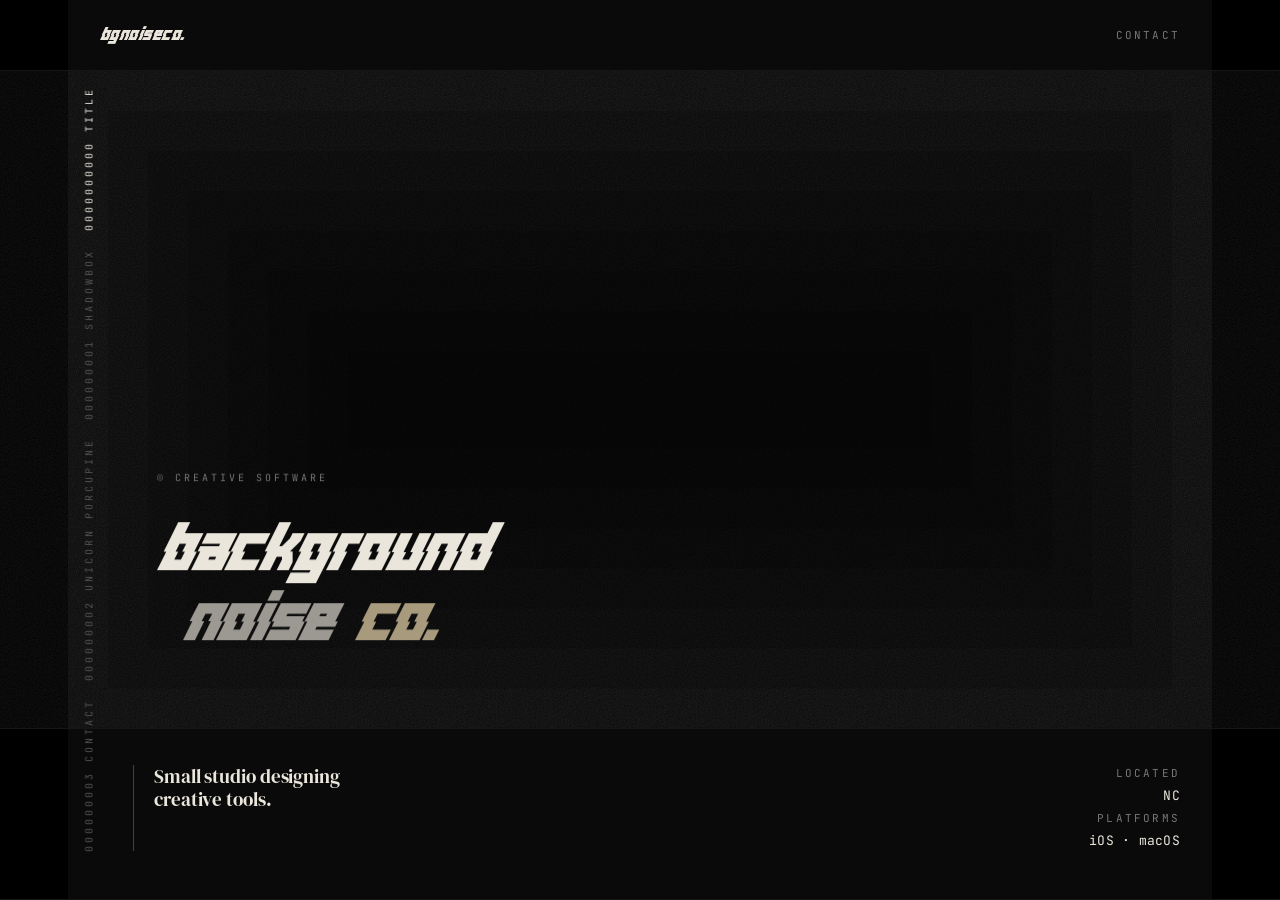
<file: index.html>
<!doctype html>
<html lang="en">
<head>
<meta charset="utf-8" />
<meta name="viewport" content="width=device-width,initial-scale=1" />
<title>Background Noise Co.</title>
<meta name="description" content="Background Noise Co. is a small studio in North Carolina designing creative tools for iOS and macOS — Shadowbox, Unicorn Porcupine, and Prosession." />
<link rel="canonical" href="https://backgroundnoiseco.com/" />
<meta name="theme-color" content="#000000" />
<meta property="og:type" content="website" />
<meta property="og:url" content="https://backgroundnoiseco.com/" />
<meta property="og:title" content="Background Noise Co." />
<meta property="og:description" content="A small studio designing creative tools for iOS and macOS." />
<meta property="og:image" content="https://backgroundnoiseco.com/images/IMG_4020.jpg" />
<meta name="twitter:card" content="summary_large_image" />
<link rel="icon" href="data:image/svg+xml,%3Csvg xmlns='http://www.w3.org/2000/svg' viewBox='0 0 100 100'%3E%3Crect width='100' height='100' rx='18' fill='%23000'/%3E%3Ctext x='50' y='74' font-size='62' font-family='Georgia,serif' font-weight='700' fill='%23eae6dc' text-anchor='middle'%3Eb.%3C/text%3E%3C/svg%3E" />
<link rel="preconnect" href="https://fonts.googleapis.com">
<link rel="preconnect" href="https://fonts.gstatic.com" crossorigin>
<link href="https://fonts.googleapis.com/css2?family=DM+Serif+Display&family=Inter+Tight:wght@300;400;500;600&family=JetBrains+Mono:wght@400;500&display=swap" rel="stylesheet">
<link rel="stylesheet" href="css/site.css?v=159">
</head>
<body>

<!-- ======= PORTRAIT ======= -->
<div class="page on" data-page="portrait">
  <div class="v-port">
    <header class="p-top">
      <div class="mark">bgnoiseco.</div>
      <nav><a href="#">Contact</a></nav>
    </header>

    <nav class="p-rail" aria-label="Sections"><button type="button" class="on" aria-current="true" data-s="hero">00 Title</button><button type="button" data-s="1">01 Shadowbox</button><button type="button" data-s="0">02 Unicorn Porcupine</button><template data-disabled="prosession"><button type="button" data-s="2">03 Prosession</button></template><button type="button" data-s="contact">03 Contact</button></nav>

    <main>
    <div class="stage-track">
      <div class="stage">
        <div class="frame">
      <article class="panel panel--hero" data-panel="0" data-idx="hero" style="--i:0">
        <!-- Snake disabled: it made the wordmark's last glyph flicker in Safari whenever
             it passed under. To restore, unwrap this template - js/site.js finds the
             canvas by class and no-ops when it is absent, and the CSS is left in place. -->
        <template data-disabled="snake"><canvas class="hero-snake" aria-hidden="true"></canvas></template>
        <!-- Badge is MOBILE ONLY - css/site.css hides it above 565px. It is the snake's
             head when the snake is on, so it has to stay in the DOM either way. -->
        <a class="p-badge" aria-label="Unicorn Porcupine — now on the App Store" href="https://apps.apple.com/il/app/unicorn-porcupine/id6760215589" target="_blank" rel="noopener">
        <svg viewBox="0 0 100 100" xmlns="http://www.w3.org/2000/svg" aria-hidden="true" focusable="false">
          <!-- Starburst: six squares at 15deg steps. Its visual radius is 36*sqrt(2) = 50.9
               of this 100 viewBox, which is what the snake's head-square size is derived
               against (offsetWidth / sqrt(2)) so the square's corners reach the badge edge. -->
          <g fill="currentColor" transform="translate(50 50)">
            <rect x="-36" y="-36" width="72" height="72"/>
            <rect x="-36" y="-36" width="72" height="72" transform="rotate(15)"/>
            <rect x="-36" y="-36" width="72" height="72" transform="rotate(30)"/>
            <rect x="-36" y="-36" width="72" height="72" transform="rotate(45)"/>
            <rect x="-36" y="-36" width="72" height="72" transform="rotate(60)"/>
            <rect x="-36" y="-36" width="72" height="72" transform="rotate(75)"/>
          </g>
          <g transform="translate(50 50) rotate(8)" fill="#fff" font-family="Inter Tight,Helvetica,Arial,sans-serif" font-weight="700" text-anchor="middle" letter-spacing=".04em">
            <text font-size="9" y="-10">UNICORN</text>
            <text font-size="9" y="0">PORCUPINE</text>
            <line x1="-14" y1="6" x2="14" y2="6" stroke="#fff" stroke-width="1" opacity=".8"/>
            <text font-size="9" y="18">NOW LIVE!</text>
          </g>
        </svg>
        </a>
        <div class="hero-block">
        <div class="kicker">◎ Creative Software</div>
        <h1>Background<em><span class="dim">Noise</span> <span class="acc">Co.</span></em></h1>
        </div>
      </article>
      <article class="panel panel--project" data-panel="1" data-idx="1" style="--i:1">
      <div class="p-phone">
        <span class="numbadge">N° 01</span>
        <span class="status">◎ In Dev</span>
        <div class="shell"><img src="images/IMG_4019.jpg" alt="Shadowbox app — procedural drawing canvas with color controls"/></div>
      </div>
      <div class="p-info">
        <h2 class="role">Shadowbox</h2>
        <p class="tag">An experimental image synth and procedural drawing tool.</p>
        <span class="cta">Coming soon</span>
      </div>
      </article>
      <article class="panel panel--project" data-panel="2" data-idx="0" style="--i:2">
      <div class="p-phone">
        <span class="numbadge">N° 02</span>
        <span class="status">◎ Live</span>
        <div class="shell"><img src="images/IMG_4020.jpg" alt="Unicorn Porcupine app — name generator options and history"/></div>
      </div>
      <div class="p-info">
        <h2 class="role">Unicorn Porcupine</h2>
        <p class="tag">A customizable random name generator.</p>
        <a href="https://apps.apple.com/il/app/unicorn-porcupine/id6760215589" target="_blank" rel="noopener" class="cta"><span class="full">View on App Store</span><span class="short">App Store</span></a>
      </div>
      </article>
      <!-- Prosession hidden for now. To restore: unwrap these two templates, put the
           rail button back and renumber Contact to 04, restore the 4th .snap, and set
           --panels/animation-range/panel-slide/bar keyframes back to 4 panels. -->
      <template data-disabled="prosession">
      <article class="panel panel--project" data-panel="3" data-idx="2" style="--i:3">
      <div class="p-phone">
        <span class="numbadge">N° 03</span>
        <span class="status">◎ In Dev</span>
        <div class="shell"><img src="images/IMG_4022.jpg" alt="Prosession app — MIDI sequencer project view"/></div>
      </div>
      <div class="p-info">
        <h2 class="role">Prosession</h2>
        <p class="tag">A customizable midi sequencer and AUv3 rack for iPhone.</p>
        <span class="cta">Coming soon</span>
      </div>
      </article>
      </template>
        </div>
        <section class="p-sub" aria-label="Details">
          <div class="sub-panel sub-panel--hero" style="--i:0">
            <p class="tag">Small&nbsp;studio&nbsp;designing creative&nbsp;tools.</p>
            <div class="meta"><span>Located</span><b>NC</b><span>Platforms</span><b>iOS · macOS</b></div>
          </div>
          <div class="sub-panel sub-panel--project" style="--i:1">
            <ul class="feats">
              <li>Procedural drawing workflows</li>
              <li>Raster drawing tools</li>
              <li>Multiple artboards</li>
              <li>Parameterized textures</li>
              <li>Vector drawing tools</li>
              <li>Procedural brushes</li>
            </ul>
            <div class="meta"><span>Release</span><b>Q2 2026</b><span>Platform</span><b>iOS</b></div>
          </div>
          <div class="sub-panel sub-panel--project" style="--i:2">
            <ul class="feats">
              <li>Curated word banks</li>
              <li>Case &amp; separator control</li>
              <li>Chaos slider</li>
              <li>Custom presets</li>
              <li>Fantasy name generator</li>
              <li>Mostly stable controls</li>
            </ul>
            <div class="meta"><span>Release</span><b>2025</b><span>Platform</span><b>iOS</b></div>
          </div>
          <template data-disabled="prosession">
          <div class="sub-panel sub-panel--project" style="--i:3">
            <ul class="feats">
              <li>Step sequencer</li>
              <li>AUv3 plugin rack</li>
              <li>Per-track mixer</li>
              <li>Assignable macros</li>
              <li>Built-in sampler</li>
              <li>Factory preset banks</li>
            </ul>
            <div class="meta"><span>Release</span><b>Q3 2026</b><span>Platform</span><b>iOS</b></div>
          </div>
          </template>
        </section>
      </div>
      <div class="snap" aria-hidden="true" style="--n:0"></div>
      <div class="snap" aria-hidden="true" style="--n:1"></div>
      <div class="snap" aria-hidden="true" style="--n:2"></div>
      <template data-disabled="prosession"><div class="snap" aria-hidden="true" style="--n:3"></div></template>
    </div>

    <section class="p-outro" data-idx="contact" aria-label="Contact">
      <h2 class="sr-only">Contact</h2>
      <div class="contact">
        <dl>
          <dt>Located</dt><dd>North Carolina</dd>
          <dt>Est.</dt><dd>2025</dd>
          <dt>Instagram</dt><dd><a href="https://instagram.com/bgnoiseco" target="_blank" rel="noopener">@bgnoiseco</a></dd>
          <dt>Contact</dt><dd><a class="email" data-a="YWE=" data-b="YmFja2dyb3VuZG5vaXNlY28uY29t"></a></dd>
        </dl>
      </div>
    </section>
    </main>

    <footer class="p-foot">
      <span>© 2026</span>
      <span class="wm">BGNoiseCo.</span>
      <a href="#" class="to-top">↑ Top</a>
    </footer>
  </div>
</div>

<script src="js/site.js?v=159"></script>

</body>
</html>
</file>
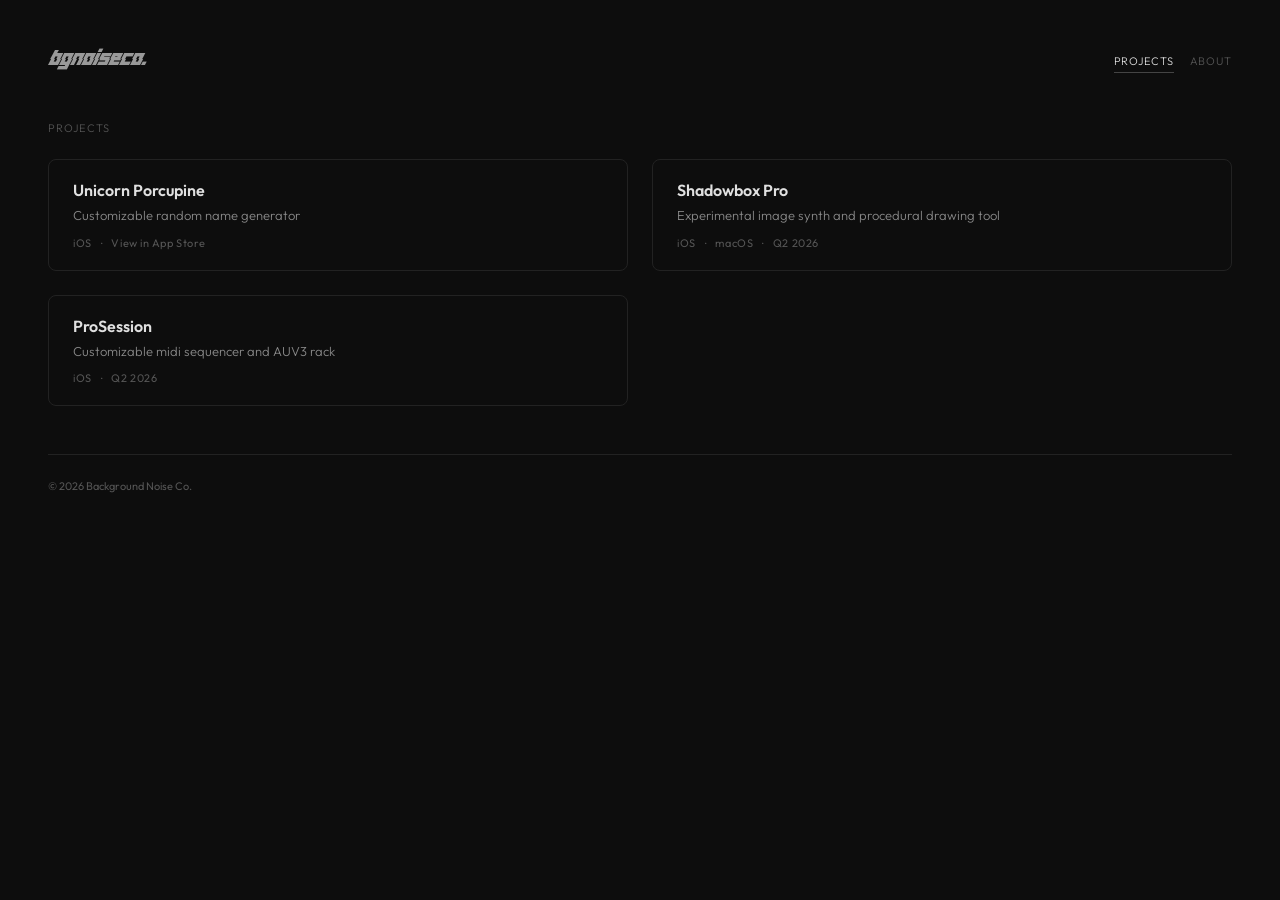
<file: alt.html>
<!DOCTYPE html>
<html lang="en">
<head>
  <meta charset="UTF-8">
  <meta name="viewport" content="width=device-width, initial-scale=1.0">
  <title>Background Noise Co.</title>
  <link rel="preconnect" href="https://fonts.googleapis.com">
  <link rel="preconnect" href="https://fonts.gstatic.com" crossorigin>
  <link href="https://fonts.googleapis.com/css2?family=Cormorant+Garamond:ital,wght@0,300;0,400;0,500;1,300;1,400;1,500&family=Outfit:wght@300;400;600;700&family=Tac+One&display=swap" rel="stylesheet">
  <style>
    @font-face {
      font-family: 'WC Mano Negra';
      src: url('fonts/WCManoNegraBta.otf') format('opentype');
      font-weight: 400;
    }
    @font-face {
      font-family: 'WC Mano Negra';
      src: url('fonts/WCManoNegraBoldBta.otf') format('opentype');
      font-weight: 700;
    }
    @font-face {
      font-family: 'Great Lakes';
      src: url('fonts/GREALN__-webfont.woff') format('woff');
      font-weight: 400;
    }
    @font-face {
      font-family: 'Distortion';
      src: url('fonts/distortion-of-the-brain-and-mind.regular.ttf') format('truetype');
      font-weight: 400;
    }
    @font-face {
      font-family: 'Blue Sakura';
      src: url('fonts/bluesakura/BlueSakura.otf') format('opentype');
      font-weight: 400;
    }
    @font-face {
      font-family: 'Sekaiwo';
      src: url('fonts/sekaiwo/Sekaiwo-Regular.otf') format('opentype');
      font-weight: 400;
    }

    * { margin: 0; padding: 0; box-sizing: border-box; }

    body {
      background: #0d0d0d;
      color: #e0e0e0;
      font-family: "Outfit", sans-serif;
      padding: 48px;
      -webkit-font-smoothing: antialiased;
    }

    /* --- Header --- */

    .header {
      display: flex;
      justify-content: space-between;
      align-items: baseline;
      margin-bottom: 48px;
    }

    .logo {
      font-family: 'Distortion', sans-serif;
      font-size: 28px;
      color: #999;
    }

    .nav {
      display: flex;
      gap: 16px;
    }

    .nav a {
      font-size: 11px;
      font-weight: 300;
      color: #555;
      text-decoration: none;
      text-transform: uppercase;
      letter-spacing: 0.08em;
      padding: 4px 0;
      border-bottom: 1px solid transparent;
      transition: color 0.2s, border-color 0.2s;
      cursor: pointer;
    }

    .nav a:hover {
      color: #999;
    }

    .nav a.active {
      color: #e0e0e0;
      border-bottom-color: #444;
    }

    /* --- Section label --- */

    .section-label {
      font-size: 11px;
      font-weight: 300;
      color: #555;
      text-transform: uppercase;
      letter-spacing: 0.1em;
      margin-bottom: 24px;
    }

    /* --- Project grid --- */

    .grid {
      display: grid;
      grid-template-columns: 1fr 1fr;
      gap: 24px;
      margin-bottom: 48px;
    }

    .card {
      border: 1px solid #222;
      border-radius: 8px;
      overflow: hidden;
      cursor: pointer;
      transition: border-color 0.2s;
    }

    .card:hover {
      border-color: #444;
    }

    .card .details {
      padding: 20px 24px;
    }

    .card .title {
      font-size: 16px;
      font-weight: 600;
      color: #e0e0e0;
      margin-bottom: 6px;
    }

    .card .title .great-lakes-font {
      font-family: 'Great Lakes', sans-serif;
      font-weight: 400;
    }

    .card .title .logo-font {
      font-family: 'Distortion', sans-serif;
      font-weight: 400;
      font-size: 1.3em;
    }

    .card .title .title-accent {
      font-family: "Blue Sakura", sans-serif;
      font-weight: 400;
      font-style: italic;
      font-size: 1.4em;
      vertical-align: -0.3em;
      line-height: 0;
      margin-left: -0.1em;
    }

    .card .desc {
      font-size: 13px;
      font-weight: 300;
      color: #888;
      line-height: 1.5;
      margin-bottom: 10px;
    }

    .card .meta {
      font-size: 11px;
      color: #555;
      letter-spacing: 0.05em;
    }

    .card .meta a {
      color: #555;
      text-decoration: none;
      transition: color 0.2s;
    }

    .card .meta a:hover {
      color: #e0e0e0;
    }

    /* --- About panel --- */

    .about-panel {
      border: 1px solid #222;
      border-radius: 8px;
      padding: 32px;
      margin-bottom: 48px;
    }

    .about-panel p {
      font-size: 14px;
      font-weight: 300;
      line-height: 1.8;
      color: #e0e0e0;
    }

    .about-panel .contact-row {
      display: flex;
      gap: 24px;
      margin-top: 20px;
      padding-top: 16px;
      border-top: 1px solid #222;
    }

    .about-panel .contact-row a {
      font-size: 12px;
      font-weight: 300;
      color: #555;
      text-decoration: none;
      transition: color 0.2s;
    }

    .about-panel .contact-row a:hover {
      color: #e0e0e0;
    }

    /* --- View transitions --- */

    .view {
      transition: opacity 0.3s ease, transform 0.3s ease;
    }

    .view.fading-out {
      opacity: 0;
      transform: translateY(20px);
    }

    .view.fading-in {
      opacity: 0;
      transform: translateY(-20px);
    }

    /* --- Footer --- */

    footer {
      padding-top: 24px;
      border-top: 1px solid #222;
    }

    footer p {
      font-size: 11px;
      color: #555;
    }

    /* --- Mobile --- */

    @media (max-width: 600px) {
      body {
        padding: 24px 16px;
      }

      .grid {
        grid-template-columns: 1fr;
        gap: 16px;
      }
    }
  </style>
</head>
<body>

  <div class="header">
    <div class="logo">BGNoiseCo.</div>
    <div class="nav">
      <a class="active" data-view="projects">Projects</a>
      <a data-view="about">About</a>
    </div>
  </div>

  <div id="projects-view" class="view">
    <div class="section-label">Projects</div>
    <div class="grid">

      <div class="card">
        <div class="details">
          <div class="title">Unicorn Porcupine</div>
          <div class="desc">Customizable random name generator</div>
          <div class="meta">iOS &ensp;&middot;&ensp; <a href="https://apps.apple.com/il/app/unicorn-porcupine/id6760215589" target="_blank" rel="noopener">View in App Store</a></div>
        </div>
      </div>

      <div class="card">
        <div class="details">
          <div class="title">Shadowbox Pro</div>
          <div class="desc">Experimental image synth and procedural drawing tool</div>
          <div class="meta">iOS &ensp;&middot;&ensp; macOS &ensp;&middot;&ensp; Q2 2026</div>
        </div>
      </div>

      <div class="card">
        <div class="details">
          <div class="title">ProSession</div>
          <div class="desc">Customizable midi sequencer and AUV3 rack</div>
          <div class="meta">iOS &ensp;&middot;&ensp; Q2 2026</div>
        </div>
      </div>

    </div>
  </div>

  <div id="about-view" class="view" style="display: none;">
    <div class="section-label">About</div>
    <div class="about-panel visible">
    <p>Background Noise Co. is a small studio<br>designing creative tools.</p>
    <br>
    <p>Est. 2025 &ensp;&middot;&ensp; Based in NC</p>
    <div class="contact-row">
      <a class="email" data-a="YWE=" data-b="YmFja2dyb3VuZG5vaXNlY28uY29t"></a>
      <a href="https://instagram.com/bgnoiseco" target="_blank" rel="noopener">@bgnoiseco</a>
    </div>
    </div>
  </div>

  <footer>
    <p>&copy; 2026 Background Noise Co.</p>
  </footer>

  <script>
    // Nav toggle with animation
    const navLinks = document.querySelectorAll('.nav a');
    const projectsView = document.getElementById('projects-view');
    const aboutView = document.getElementById('about-view');
    let transitioning = false;

    function switchView(from, to) {
      if (transitioning) return;
      transitioning = true;

      // Fade out current
      from.classList.add('fading-out');
      from.addEventListener('transitionend', function handler(ev) {
        if (ev.propertyName !== 'opacity') return;
        from.removeEventListener('transitionend', handler);

        from.style.display = 'none';
        from.classList.remove('fading-out');

        // Prep incoming offscreen
        to.classList.add('fading-in');
        to.style.display = '';

        // Trigger fade in
        requestAnimationFrame(() => {
          requestAnimationFrame(() => {
            to.classList.remove('fading-in');
            to.addEventListener('transitionend', function handler2(ev2) {
              if (ev2.propertyName !== 'opacity') return;
              to.removeEventListener('transitionend', handler2);
              transitioning = false;
            });
          });
        });
      });
    }

    navLinks.forEach(link => {
      link.addEventListener('click', () => {
        const view = link.dataset.view;
        const current = view === 'projects' ? aboutView : projectsView;
        const next = view === 'projects' ? projectsView : aboutView;
        if (current.style.display === 'none') return;

        navLinks.forEach(l => l.classList.remove('active'));
        link.classList.add('active');
        switchView(current, next);
      });
    });

    // Email decode
    const emailEl = document.querySelector('.email');
    const addr = atob(emailEl.dataset.a) + '@' + atob(emailEl.dataset.b);
    emailEl.href = 'mailto:' + addr;
    emailEl.textContent = addr;
  </script>

</body>
</html>
</file>
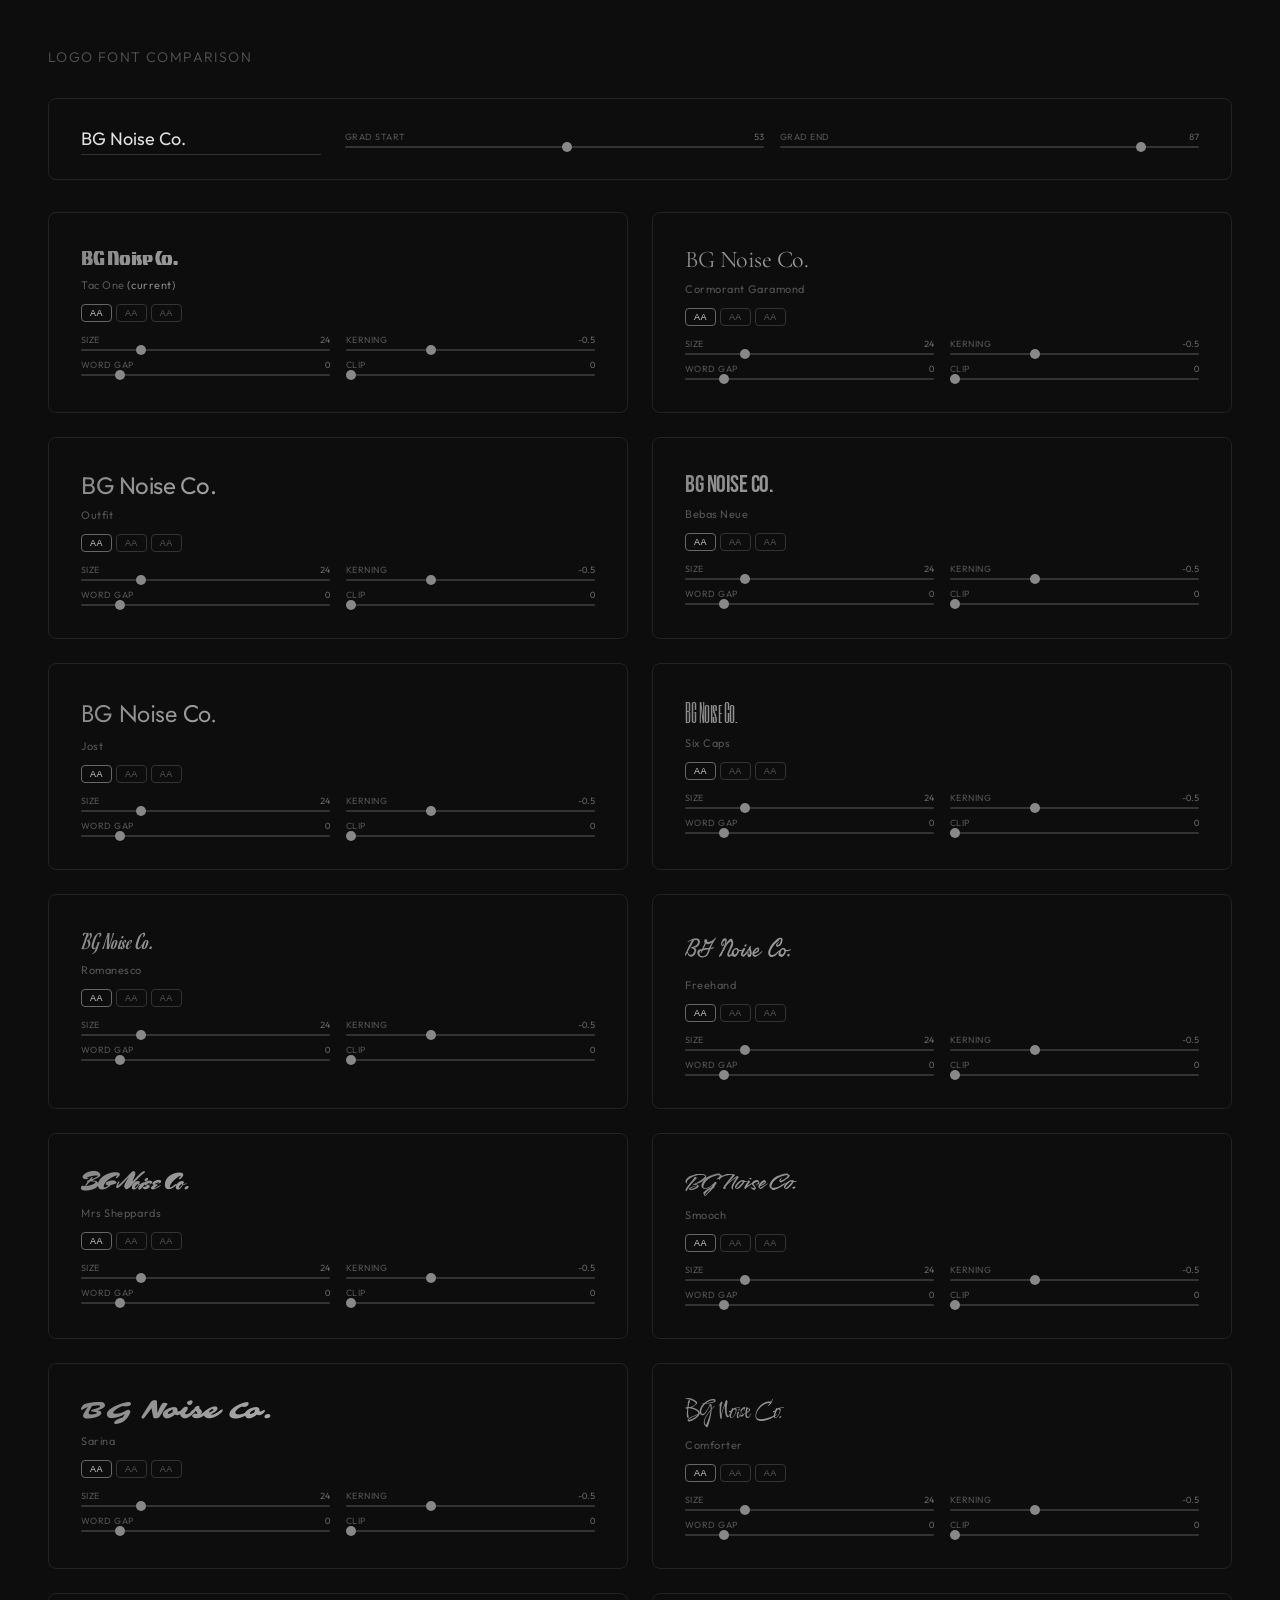
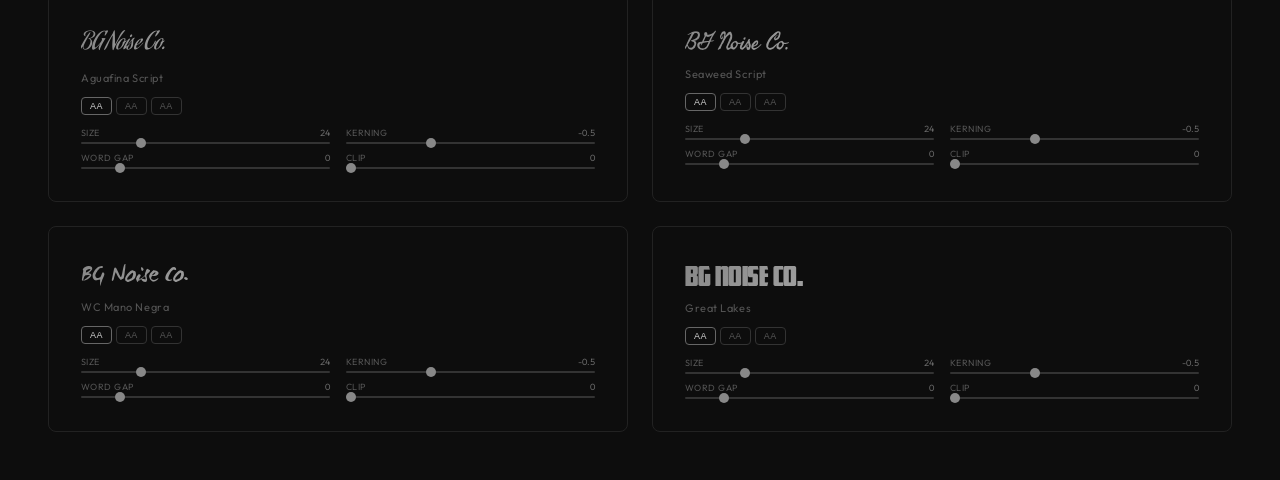
<file: font-compare.html>
<!DOCTYPE html>
<html lang="en">
<head>
  <meta charset="UTF-8">
  <meta name="viewport" content="width=device-width, initial-scale=1.0">
  <title>Logo Font Comparison</title>
  <link rel="preconnect" href="https://fonts.googleapis.com">
  <link rel="preconnect" href="https://fonts.gstatic.com" crossorigin>
  <link href="https://fonts.googleapis.com/css2?family=Tac+One&family=Cormorant+Garamond:wght@300;400;500&family=Outfit:wght@300;400;600;700&family=Bebas+Neue&family=Jost:wght@400;500;600;700&family=Six+Caps&family=Romanesco&family=Freehand&family=Mrs+Sheppards&family=Smooch&family=Sarina&family=Comforter&family=Aguafina+Script&family=Seaweed+Script&display=swap" rel="stylesheet">
  <style>
    @font-face {
      font-family: 'WC Mano Negra';
      src: url('fonts/WCManoNegraBta.otf') format('opentype');
      font-weight: 400;
    }
    @font-face {
      font-family: 'WC Mano Negra';
      src: url('fonts/WCManoNegraBoldBta.otf') format('opentype');
      font-weight: 700;
    }
    @font-face {
      font-family: 'Great Lakes';
      src: url('fonts/GREALN__-webfont.woff') format('woff');
      font-weight: 400;
    }
    * { margin: 0; padding: 0; box-sizing: border-box; }
    body {
      background: #0d0d0d;
      color: #e0e0e0;
      font-family: "Outfit", sans-serif;
      padding: 48px;
    }
    h1 {
      font-family: "Outfit", sans-serif;
      font-size: 14px;
      font-weight: 300;
      color: #555;
      margin-bottom: 32px;
      text-transform: uppercase;
      letter-spacing: 0.1em;
    }
    .grid {
      display: grid;
      grid-template-columns: 1fr 1fr;
      gap: 24px;
    }
    .option {
      padding: 32px;
      border: 1px solid #222;
      border-radius: 8px;
      cursor: pointer;
      transition: border-color 0.2s;
    }
    .option:hover {
      border-color: #444;
    }
    .option .logo:focus {
      outline: none;
      border-bottom: 1px solid #333;
    }
    .option .logo {
      font-size: 24px;
      background: linear-gradient(135deg, #888, #ddd);
      -webkit-background-clip: text;
      -webkit-text-fill-color: transparent;
      background-clip: text;
      letter-spacing: -0.03em;
      margin-bottom: 8px;
    }
    .option .name {
      font-size: 11px;
      color: #555;
      letter-spacing: 0.05em;
    }
    .option.current .name::after {
      content: " (current)";
      color: #888;
    }
    .controls {
      display: grid;
      grid-template-columns: 1fr 1fr;
      gap: 8px 16px;
      margin-top: 12px;
    }
    .control {
      display: flex;
      flex-direction: column;
      gap: 4px;
    }
    .control .label-row {
      display: flex;
      justify-content: space-between;
      align-items: baseline;
    }
    .control label {
      font-size: 9px;
      color: #555;
      text-transform: uppercase;
      letter-spacing: 0.05em;
    }
    .control .val {
      font-size: 9px;
      color: #666;
      font-variant-numeric: tabular-nums;
    }
    .slider {
      width: 100%;
      -webkit-appearance: none;
      appearance: none;
      height: 2px;
      background: #333;
      border-radius: 1px;
      outline: none;
    }
    .slider::-webkit-slider-thumb {
      -webkit-appearance: none;
      appearance: none;
      width: 10px;
      height: 10px;
      border-radius: 50%;
      background: #888;
      cursor: pointer;
    }
    .master-controls {
      display: flex;
      align-items: center;
      gap: 24px;
      margin-bottom: 32px;
      padding: 24px 32px;
      border: 1px solid #222;
      border-radius: 8px;
    }
    .master-controls input[type="text"] {
      background: none;
      border: none;
      border-bottom: 1px solid #333;
      color: #e0e0e0;
      font-size: 18px;
      font-family: inherit;
      padding: 4px 0;
      outline: none;
      width: 240px;
      flex-shrink: 0;
    }
    .master-controls input[type="text"]:focus {
      border-bottom-color: #555;
    }
    .master-controls .controls {
      flex: 1;
      margin-top: 0;
    }
    .case-toggles {
      display: flex;
      gap: 4px;
      margin-top: 12px;
    }
    .case-btn {
      font-size: 9px;
      color: #555;
      background: none;
      border: 1px solid #333;
      border-radius: 4px;
      padding: 3px 8px;
      cursor: pointer;
      text-transform: uppercase;
      letter-spacing: 0.05em;
      transition: color 0.2s, border-color 0.2s;
    }
    .case-btn:hover {
      border-color: #555;
    }
    .case-btn.active {
      color: #ccc;
      border-color: #666;
    }
  </style>
</head>
<body>
  <h1>Logo Font Comparison</h1>
  <div class="master-controls">
    <input type="text" id="logo-text" value="BG Noise Co." spellcheck="false">
    <div class="controls" id="master-sliders"></div>
  </div>
  <div class="grid"></div>
  <script>
    const fonts = [
      { name: 'Tac One', family: '"Tac One", sans-serif', weight: 400, current: true },
      { name: 'Cormorant Garamond', family: '"Cormorant Garamond", serif', weight: 400 },
      { name: 'Outfit', family: '"Outfit", sans-serif', weight: 400 },
      { name: 'Bebas Neue', family: '"Bebas Neue", sans-serif', weight: 400 },
      { name: 'Jost', family: '"Jost", sans-serif', weight: 400 },
      { name: 'Six Caps', family: '"Six Caps", sans-serif', weight: 400 },
      { name: 'Romanesco', family: '"Romanesco", cursive', weight: 400 },
      { name: 'Freehand', family: '"Freehand", cursive', weight: 400 },
      { name: 'Mrs Sheppards', family: '"Mrs Sheppards", cursive', weight: 400 },
      { name: 'Smooch', family: '"Smooch", cursive', weight: 400 },
      { name: 'Sarina', family: '"Sarina", cursive', weight: 400 },
      { name: 'Comforter', family: '"Comforter", cursive', weight: 400 },
      { name: 'Aguafina Script', family: '"Aguafina Script", cursive', weight: 400 },
      { name: 'Seaweed Script', family: '"Seaweed Script", cursive', weight: 400 },
      { name: 'WC Mano Negra', family: '"WC Mano Negra", sans-serif', weight: 400 },
      { name: 'Great Lakes', family: '"Great Lakes", sans-serif', weight: 400 },
    ];
    const saved = JSON.parse(localStorage.getItem('fontCompare') || '{}');
    if (!saved._master) saved._master = {};
    function save() { localStorage.setItem('fontCompare', JSON.stringify(saved)); }

    // Master controls
    const textInput = document.getElementById('logo-text');
    const masterSliders = document.getElementById('master-sliders');
    const logos = [];
    let gradStart = '#888', gradEnd = '#ddd';

    if (saved._master.text) textInput.value = saved._master.text;
    textInput.addEventListener('input', () => {
      saved._master.text = textInput.value;
      save();
      fonts.forEach((f, i) => {
        const s = saved[f.name];
        if (!s || !s.custom_text) logos[i].textContent = textInput.value;
      });
    });

    function updateAllGradients() {
      logos.forEach(el => {
        el.style.background = `linear-gradient(135deg, ${gradStart}, ${gradEnd})`;
        el.style.webkitBackgroundClip = 'text';
        el.style.backgroundClip = 'text';
        el.style.webkitTextFillColor = 'transparent';
      });
    }

    function makeMasterControl(label, min, max, dflt, step, onInput) {
      const s = saved._master;
      const storageKey = label.toLowerCase().replace(/\s/g, '_');
      const value = s[storageKey] !== undefined ? s[storageKey] : dflt;
      const wrap = document.createElement('div');
      wrap.className = 'control';
      const labelRow = document.createElement('div');
      labelRow.className = 'label-row';
      const lbl = document.createElement('label');
      lbl.textContent = label;
      const val = document.createElement('span');
      val.className = 'val';
      val.textContent = value;
      labelRow.appendChild(lbl);
      labelRow.appendChild(val);
      const slider = document.createElement('input');
      slider.type = 'range';
      slider.className = 'slider';
      slider.min = min; slider.max = max; slider.value = value; slider.step = step;
      slider.addEventListener('input', () => {
        val.textContent = slider.value;
        s[storageKey] = parseFloat(slider.value);
        save();
        onInput(slider.value);
      });
      slider.addEventListener('dblclick', () => {
        slider.value = dflt;
        val.textContent = dflt;
        s[storageKey] = parseFloat(dflt);
        save();
        onInput(dflt);
      });
      wrap.appendChild(labelRow);
      wrap.appendChild(slider);
      onInput(value);
      return wrap;
    }

    masterSliders.appendChild(makeMasterControl('Grad Start', 0, 100, 53, 1, v => {
      const hex = Math.round(v * 2.55).toString(16).padStart(2, '0');
      gradStart = `#${hex}${hex}${hex}`;
      updateAllGradients();
    }));
    masterSliders.appendChild(makeMasterControl('Grad End', 0, 100, 87, 1, v => {
      const hex = Math.round(v * 2.55).toString(16).padStart(2, '0');
      gradEnd = `#${hex}${hex}${hex}`;
      updateAllGradients();
    }));

    // Font cards
    const grid = document.querySelector('.grid');
    fonts.forEach((f, i) => {
      const key = f.name;
      if (!saved[key]) saved[key] = {};
      const s = saved[key];

      const div = document.createElement('div');
      div.className = 'option' + (f.current ? ' current' : '');
      const logo = document.createElement('div');
      logo.className = 'logo';
      logo.contentEditable = true;
      logo.spellcheck = false;
      logo.textContent = s.custom_text || textInput.value;
      logo.style.fontFamily = f.family;
      logo.style.fontWeight = f.weight;
      logo.addEventListener('input', () => {
        s.custom_text = logo.textContent;
        save();
      });
      logo.addEventListener('dblclick', () => {
        logo.textContent = textInput.value;
        delete s.custom_text;
        save();
      });
      logos.push(logo);
      const name = document.createElement('div');
      name.className = 'name';
      name.textContent = f.name;

      function makeControl(label, min, max, dflt, step, onInput) {
        const storageKey = label.toLowerCase().replace(/\s/g, '_');
        const value = s[storageKey] !== undefined ? s[storageKey] : dflt;
        const wrap = document.createElement('div');
        wrap.className = 'control';
        const labelRow = document.createElement('div');
        labelRow.className = 'label-row';
        const lbl = document.createElement('label');
        lbl.textContent = label;
        const val = document.createElement('span');
        val.className = 'val';
        val.textContent = value;
        labelRow.appendChild(lbl);
        labelRow.appendChild(val);
        const slider = document.createElement('input');
        slider.type = 'range';
        slider.className = 'slider';
        slider.min = min; slider.max = max; slider.value = value; slider.step = step;
        slider.addEventListener('input', () => {
          val.textContent = slider.value;
          s[storageKey] = parseFloat(slider.value);
          save();
          onInput(slider.value);
        });
        slider.addEventListener('dblclick', () => {
          slider.value = dflt;
          val.textContent = dflt;
          s[storageKey] = parseFloat(dflt);
          save();
          onInput(dflt);
        });
        wrap.appendChild(labelRow);
        wrap.appendChild(slider);
        onInput(value);
        return wrap;
      }

      const controls = document.createElement('div');
      controls.className = 'controls';
      controls.appendChild(makeControl('Size', 12, 64, 24, 1, v => { logo.style.fontSize = v + 'px'; }));
      controls.appendChild(makeControl('Kerning', -10, 20, -0.5, 0.5, v => { logo.style.letterSpacing = v + 'px'; }));
      controls.appendChild(makeControl('Word Gap', -5, 30, 0, 0.5, v => { logo.style.wordSpacing = v + 'px'; }));
      controls.appendChild(makeControl('Clip', 0, 40, 0, 1, v => { logo.style.clipPath = v > 0 ? `inset(${v}% 0)` : 'none'; }));

      const cases = [
        { label: 'Aa', value: 'none' },
        { label: 'AA', value: 'uppercase' },
        { label: 'aa', value: 'lowercase' },
      ];
      const caseToggles = document.createElement('div');
      caseToggles.className = 'case-toggles';
      const savedCase = s.text_case || 'none';
      logo.style.textTransform = savedCase;
      cases.forEach(c => {
        const btn = document.createElement('button');
        btn.className = 'case-btn' + (savedCase === c.value ? ' active' : '');
        btn.textContent = c.label;
        btn.addEventListener('click', () => {
          caseToggles.querySelectorAll('.case-btn').forEach(b => b.classList.remove('active'));
          btn.classList.add('active');
          logo.style.textTransform = c.value;
          s.text_case = c.value;
          save();
        });
        caseToggles.appendChild(btn);
      });

      div.appendChild(logo);
      div.appendChild(name);
      div.appendChild(caseToggles);
      div.appendChild(controls);
      grid.appendChild(div);
    });

    // Apply initial gradient to all logos
    updateAllGradients();
  </script>
</body>
</html>
</file>
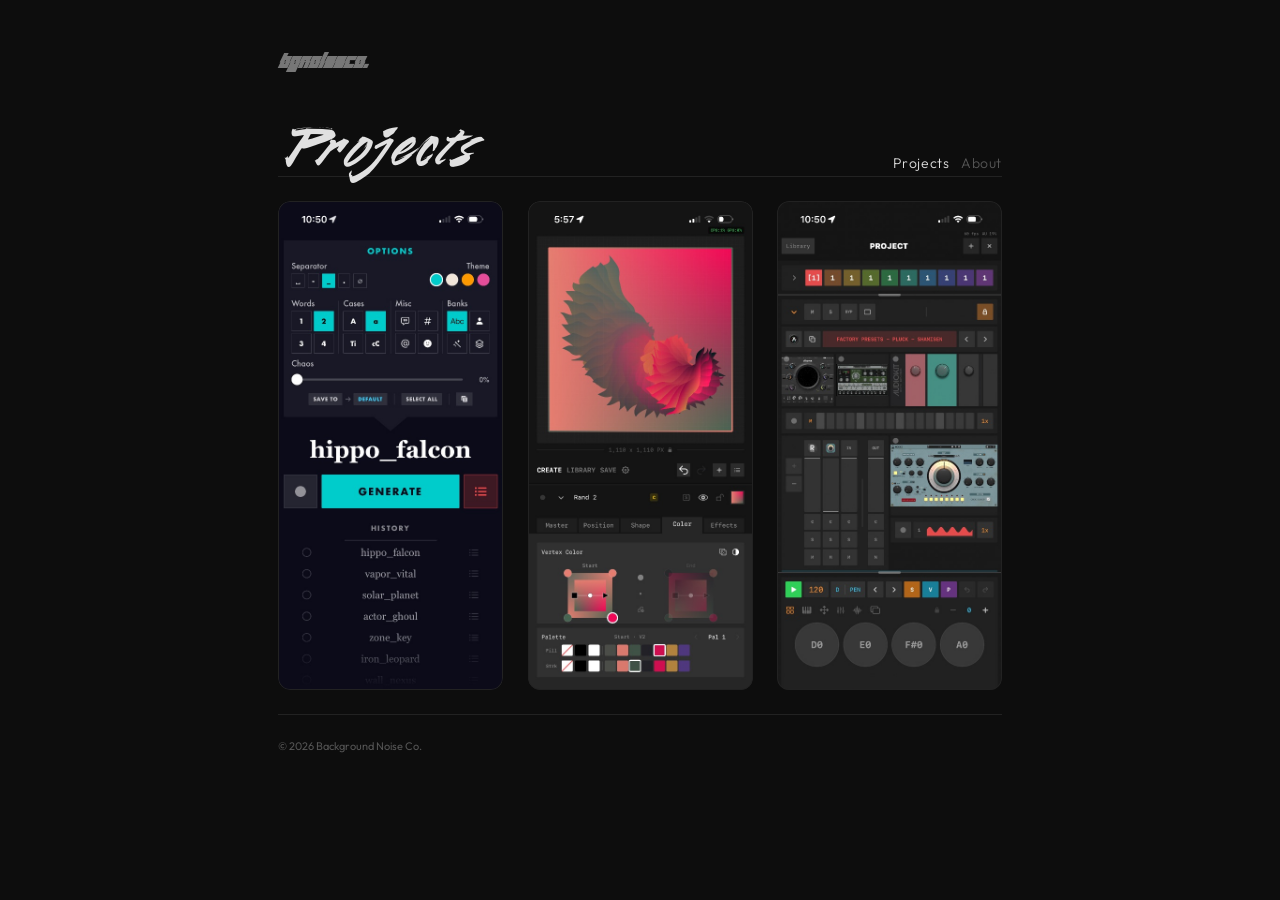
<file: index-old.html>
<!DOCTYPE html>
<html lang="en">
<head>
  <meta charset="UTF-8">
  <meta name="viewport" content="width=device-width, initial-scale=1.0">
  <title>Background Noise Co.</title>
  <link rel="preconnect" href="https://fonts.googleapis.com">
  <link rel="preconnect" href="https://fonts.gstatic.com" crossorigin>
  <link href="https://fonts.googleapis.com/css2?family=Cormorant+Garamond:ital,wght@0,300;0,400;0,500;1,300;1,400;1,500&family=Outfit:wght@300;400;600;700&family=Tac+One&display=swap" rel="stylesheet">
  <link rel="stylesheet" href="style.css">
</head>
<body>

  <div class="page">
    <header>
      <h1><span class="logo-text">BGNoiseCo.</span></h1>
    </header>

    <div class="section-header">
      <h2>Projects</h2>
      <div class="nav-links">
        <a href="#" class="nav-btn projects-btn">Projects</a>
        <a href="#" class="nav-btn about-btn">About</a>
      </div>
    </div>
    <div class="content-area">
    <div class="screenshots-wrapper">
    <div class="screenshots">
      <div class="screenshot">
        <div class="thumb">
          <img src="images/IMG_4020.jpg" alt="Unicorn Porcupine">

        </div>
        <div class="info">
          <div class="info-inner">
            <h3>Unicorn Porcupine</h3>
            <p class="desc">Customizable random name generator</p>
            <p class="release">iOS &ensp;·&ensp; <a class="store-link" href="https://apps.apple.com/il/app/unicorn-porcupine/id6760215589" target="_blank" rel="noopener">View in App Store</a></p>
          </div>
        </div>
      </div>
      <!-- Palygraph hidden for now
      <div class="screenshot">
        <div class="thumb">
          <img src="images/IMG_4023.jpg" alt="Palygraph">
        </div>
        <div class="info">
          <div class="info-inner">
            <h3>Palygraph</h3>
            <p class="desc">Graphable random palette generator</p>
            <p class="release">iOS &ensp;·&ensp; Q1 2026</p>
          </div>
        </div>
      </div>
      -->
      <div class="screenshot">
        <div class="thumb">
          <img src="images/IMG_4019.jpg" alt="Shadowbox Pro">
        </div>
        <div class="info">
          <div class="info-inner">
            <h3>Shadowbox <span class="thin">Pro</span></h3>
            <p class="desc">Experimental image synth and procedural drawing tool</p>
            <p class="release">iOS &ensp;·&ensp; macOS &ensp;·&ensp; Q2 2026</p>
          </div>
        </div>
      </div>
      <div class="screenshot info-left">
        <div class="info">
          <div class="info-inner">
            <h3><span style="font-weight:300">Pro</span><span style="font-weight:700;font-style:italic">SESSION</span></h3>
            <p class="desc">Customizable midi sequencer<br>and AUV3 rack</p>
            <p class="release">iOS &ensp;·&ensp; Q2 2026</p>
          </div>
        </div>
        <div class="thumb">
          <img src="images/IMG_4022.jpg" alt="ProSession">
        </div>
      </div>
      <!-- Armature removed for now
      <div class="screenshot info-left">
        <div class="info">
          <div class="info-inner">
            <h3>Armature</h3>
            <p class="desc">App for structuring ideas</p>
            <p class="release">Q2 2026</p>
          </div>
        </div>
        <div class="thumb">
          <img src="images/old/IMG_4021.jpg" alt="Armature">
        </div>
      </div>
      -->
    </div>
    </div>

    <div class="about-section">
      <p>Background Noise Co. is a small studio<br>designing creative tools.</p>
      <br>
      <p>Est. 2025 &ensp;·&ensp; Based in NC</p>
      <div class="about-contact">
        <a class="email" data-a="YWE=" data-b="YmFja2dyb3VuZG5vaXNlY28uY29t"></a>
        <a href="https://instagram.com/bgnoiseco" target="_blank" rel="noopener">@bgnoiseco</a>
      </div>
    </div>
    </div>

    <footer>
      <p>&copy; 2026 Background Noise Co.</p>
    </footer>
  </div>

  <script>
    const wrapper = document.querySelector('.screenshots-wrapper');
    const row = document.querySelector('.screenshots');
    const shots = [...document.querySelectorAll('.screenshot')];
    const count = shots.length;
    const maxThumb = 240;
    let thumbWidth = maxThumb;
    let active = null;

    const page = document.querySelector('.page');

    function updateZoom() {
      if (window.innerWidth <= 600) {
        page.style.zoom = '';
        page.style.width = '100%';
        page.style.padding = '24px 16px';
      } else {
        page.style.width = '';
        page.style.padding = '';
        const scale = Math.min(1, window.innerWidth / 1050);
        page.style.zoom = scale;
      }
    }

    function isMobile() { return window.innerWidth <= 600; }

    function resize() {
      if (wrapper.style.display === 'none') return;

      if (isMobile()) {
        const available = wrapper.clientWidth;
        const perRow = 2;
        const gap = 16;
        thumbWidth = Math.floor((available - gap) / perRow);
        document.documentElement.style.setProperty('--thumb-w', thumbWidth + 'px');
        row.style.gap = '';
        row.style.marginLeft = '0px';
        return;
      }

      const minGap = 24;
      const available = wrapper.clientWidth;
      const totalMinGaps = (count - 1) * minGap;
      thumbWidth = Math.min(maxThumb, Math.floor((available - totalMinGaps) / count));
      document.documentElement.style.setProperty('--thumb-w', thumbWidth + 'px');

      const dynamicGap = (available - count * thumbWidth) / (count - 1);
      document.documentElement.style.setProperty('--gap', dynamicGap + 'px');
      row.style.gap = dynamicGap + 'px';

      let margin = 0;
      if (active && active.classList.contains('info-left')) {
        margin -= thumbWidth;
      }
      row.style.marginLeft = margin + 'px';
    }

    updateZoom();
    row.style.transition = 'none';
    resize();
    row.offsetHeight;
    row.style.transition = '';
    row.classList.add('ready');
    window.addEventListener('resize', () => { updateZoom(); resize(); });

    shots.forEach((el) => {
      el.addEventListener('click', () => {
        if (active === el) {
          active = null;
          row.style.marginLeft = '0px';
          el.classList.remove('active');
          return;
        }
        if (active) active.classList.remove('active');
        active = el;
        if (!isMobile()) {
          let margin = 0;
          if (el.classList.contains('info-left')) {
            const gap = parseFloat(getComputedStyle(document.documentElement).getPropertyValue('--gap')) || 24;
            margin -= (thumbWidth + gap);
          }
          row.style.marginLeft = margin + 'px';
        }
        el.classList.add('active');
      });
    });
    const emailEl = document.querySelector('.email');
    const addr = atob(emailEl.dataset.a) + '@' + atob(emailEl.dataset.b);
    emailEl.href = 'mailto:' + addr;
    emailEl.textContent = addr;

    // Nav toggle
    const aboutBtn = document.querySelector('.about-btn');
    const projectsBtn = document.querySelector('.projects-btn');
    const aboutSection = document.querySelector('.about-section');
    const contentArea = document.querySelector('.content-area');

    contentArea.addEventListener('transitionend', (ev) => {
      if (ev.target === contentArea && ev.propertyName === 'height') {
        contentArea.style.height = '';
      }
    });

    const heading = document.querySelector('.section-header h2');

    function showAbout() {
      if (page.classList.contains('show-about')) return;
      // Fade out heading + screenshots together
      heading.style.opacity = '0';
      contentArea.style.height = contentArea.offsetHeight + 'px';
      page.classList.add('show-about');
      wrapper.addEventListener('transitionend', function handler(ev) {
        if (ev.propertyName !== 'opacity') return;
        wrapper.removeEventListener('transitionend', handler);
        // Swap content
        wrapper.style.display = 'none';
        aboutSection.style.display = 'block';
        heading.textContent = 'About';
        contentArea.style.height = aboutSection.offsetHeight + 'px';
        // Fade in heading + about together
        requestAnimationFrame(() => {
          heading.style.opacity = '';
          aboutSection.classList.add('visible');
        });
      });
    }

    function showProjects() {
      if (!page.classList.contains('show-about')) return;
      // Fade out heading + about together
      heading.style.opacity = '0';
      contentArea.style.height = contentArea.offsetHeight + 'px';
      aboutSection.classList.remove('visible');
      aboutSection.addEventListener('transitionend', function handler(ev) {
        if (ev.propertyName !== 'opacity') return;
        aboutSection.removeEventListener('transitionend', handler);
        // Swap content
        aboutSection.style.display = 'none';
        wrapper.style.display = '';
        heading.textContent = 'Projects';
        resize();
        contentArea.style.height = wrapper.offsetHeight + 'px';
        // Fade in heading + screenshots together
        requestAnimationFrame(() => {
          heading.style.opacity = '';
          page.classList.remove('show-about');
        });
      });
    }

    projectsBtn.classList.add('active');
    aboutBtn.addEventListener('click', (e) => { e.preventDefault(); aboutBtn.classList.add('active'); projectsBtn.classList.remove('active'); showAbout(); });
    projectsBtn.addEventListener('click', (e) => { e.preventDefault(); projectsBtn.classList.add('active'); aboutBtn.classList.remove('active'); showProjects(); });

  </script>
</body>
</html>
</file>
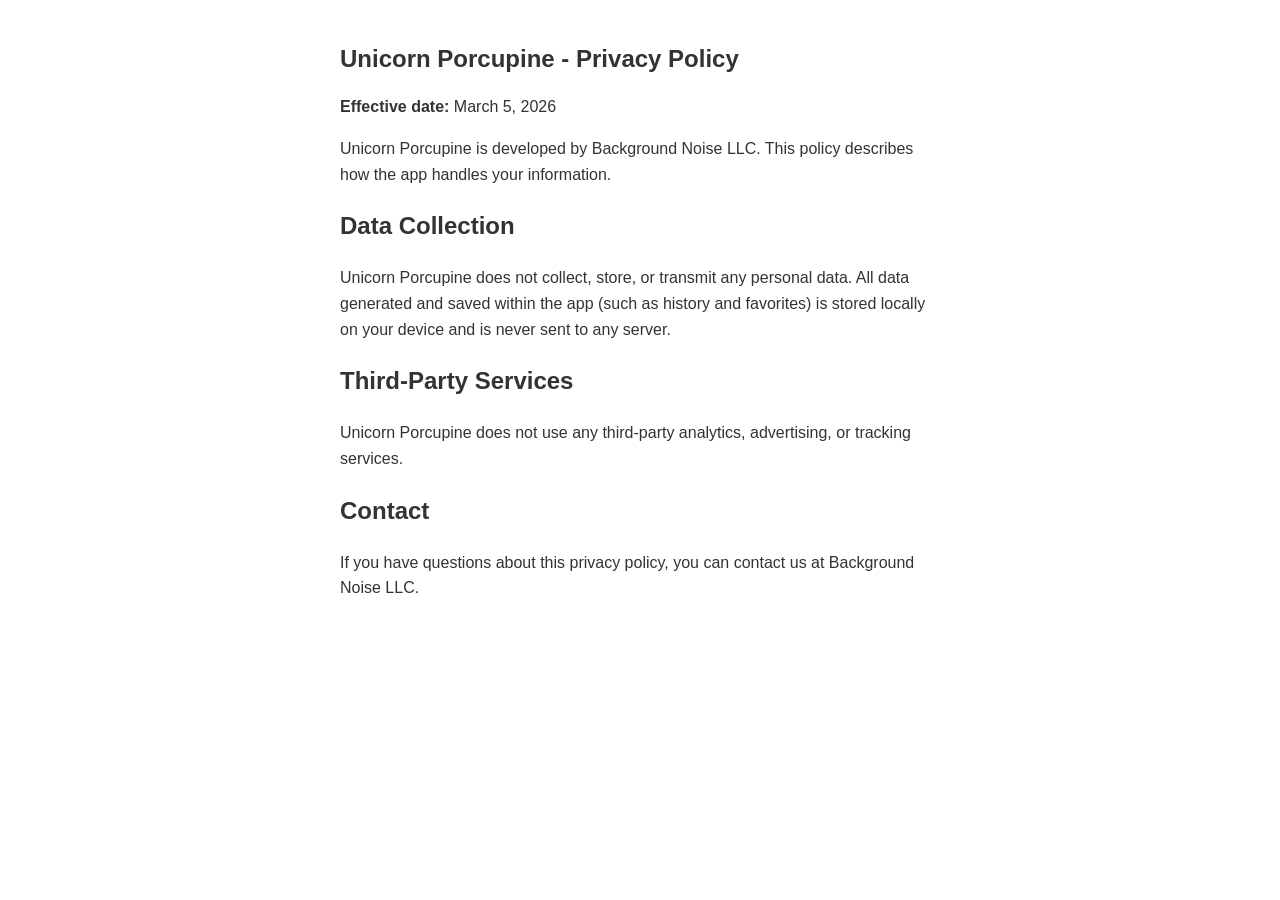
<file: privacy-policy.html>
<!DOCTYPE html>
<html lang="en">
<head>
    <meta charset="UTF-8">
    <meta name="viewport" content="width=device-width, initial-scale=1.0">
    <title>Unicorn Porcupine - Privacy Policy</title>
    <style>
        body { font-family: -apple-system, sans-serif; max-width: 600px; margin: 40px auto; padding: 0 20px; line-height: 1.6; color: #333; }
        h1 { font-size: 1.5em; }
    </style>
</head>
<body>
    <h1>Unicorn Porcupine - Privacy Policy</h1>
    <p><strong>Effective date:</strong> March 5, 2026</p>
    <p>Unicorn Porcupine is developed by Background Noise LLC. This policy describes how the app handles your information.</p>
    <h2>Data Collection</h2>
    <p>Unicorn Porcupine does not collect, store, or transmit any personal data. All data generated and saved within the app (such as history and favorites) is stored locally on your device and is never sent to any server.</p>
    <h2>Third-Party Services</h2>
    <p>Unicorn Porcupine does not use any third-party analytics, advertising, or tracking services.</p>
    <h2>Contact</h2>
    <p>If you have questions about this privacy policy, you can contact us at Background Noise LLC.</p>
</body>
</html>
</file>
<file: css/site.css>
.sr-only{position:absolute;width:1px;height:1px;margin:-1px;padding:0;overflow:hidden;clip:rect(0 0 0 0);white-space:nowrap;border:0;}
  /* The document must never scroll - .page is the scroller (height:100svh, overflow-y:auto).
     If the window itself picks up a scroll offset (focusing the fixed rail, or a layout that
     shrank after scrolling), every rect shifts by that offset and the page appears to scroll
     past the footer into empty space, because .page's scroll range is then added on top of a
     window offset that has nowhere to go. The scroller is also position:fixed, which takes
     it out of flow entirely so the document has nothing to scroll - overflow:hidden alone
     only stops user scrolling, not focus- or script-driven scrolling. */
  html,body{margin:0;padding:0;height:100%;overflow:hidden;background:#0a0a0a;-webkit-text-size-adjust:100%;text-size-adjust:100%;}
  .page[data-page="portrait"].on{position:fixed;top:0;left:0;width:100%;height:100svh;overflow-y:auto;overflow-x:hidden;scroll-snap-type:y mandatory;scroll-padding-top:var(--p-top-h,60px);}
  .v-port .snap,.v-port .p-outro{scroll-snap-align:start;}

  @font-face{font-family:"Distortion";src:url("[data-uri]") format("woff2");font-weight:400;font-style:normal;font-display:swap;}

  /* ============ v-portrait: editorial, phone-centric ============ */
  /* ===================== HERO COMPOSITION KEYFRAMES =====================
     Two window widths - 360px (smallest) and 1144px (largest, = --maxw + 64, the width
     at which the content band stops growing) - and EVERY size and position in the hero
     composition is stated at both and interpolated linearly between, clamped outside.
     One shared pair, no per-property breakpoints.

     The form is always:   clamp(lo, calc(v0 + var(--kf-x) * K), hi)
       --kf-x = how far past the small keyframe the window is (negative below it)
       K      = (v1 - v0) / 784            <- 784 is the span, 1144 - 360
       lo/hi  = min/max of v0 and v1       <- swapped when the value decreases

     To retune, change v0 and/or v1 in the declaration and recompute that one K.
     CSS cannot divide a length by a length, so K has to be a literal - it is the
     only derived number, and it is local to its own line.

         property            360px      1144px          K
         --hero-size            54    ->     85     0.03954081
         badge width            82    ->    136     0.06887755
         --kicker-fs             9    ->     10     0.00127551
         --kicker-mb            20    ->     32     0.01530612
         --hero-drop ceiling   490.84 -> 424     -0.0852551   (see below - BOTH of
         --hero-drop guard     458.16 -> 525      0.0852551    its limits are pairs)
         hero pad left          60    ->     89     0.0369898
         hero pad right         60    ->     32     -0.03571428
         --bar-tag-size         18    ->     19     0.00127551
         info bar pad top       28    ->     36     0.01020408
         info bar pad right     24    ->     32     0.01020408
         --bar-pad-b            40    ->     48     0.01020408
         info bar pad left      48    ->     40     -0.01020408

     WIDENING THE BAND RESCALES EVERY K. The span is (--maxw + 64) - 360, so moving
     --maxw means multiplying every K in this file by oldSpan/newSpan - the endpoint
     values stay put and the ramp just stretches. The ?tune panel prints the exact
     factor. The one ramp deliberately left off that rescale is the feature-list
     font-size inside @media (max-width:599px): it saturates inside the mobile range
     by design, so stretching it to the band cap would flatten mobile type instead.

     The info bar's VERTICAL padding is on this list for a reason that is not obvious:
     .frame's height is the stage minus the bar, and the hero is centred in the frame, so
     the bar's ramp moves the wordmark. While the bar still floored at its own 500px
     anchor, the hero's travel had a kink there - and since the badge's `top` is a straight
     line, the two summed to a badge that drifted up to ~600px wide and then reversed and
     came back down. Anything that changes the frame's height belongs on these keyframes.

     Two invariants the keyframe values have to respect, both of which have bitten:
       - badge top and badge width interact: the badge is aspect-ratio 1, so its BOTTOM
         edge is top + width. At -137 against a 140px badge the bottom lands +3px past the
         wordmark's top edge - i.e. resting on it, the relationship the composition was
         drawn with. Widen the badge without moving top and it grows downward into the
         first line; make top more negative to compensate and the badge starts rising as
         the window widens, which is the drift that was just removed. Pick one.
       - the hero panel has NO vertical padding, and must not be given any. It is a
         centred grid item, so padding cannot clear anything - all it does is shrink the
         content box. Once the block's margin box outgrows that box, grid centring stops
         and the block pins to padding-top, at which point the wordmark starts TRACKING
         padding-top and falls as the window widens. That is exactly what a 40->80px
         padTop ramp did on a ~700px-tall window: it fit at 915 wide and overflowed at
         1000, so the hero reversed direction mid-resize. The vertical bias lives in
         --hero-drop (a margin, which participates in centring and never clips) - it
         shifts the block by HALF its value.
     ====================================================================== */
  .v-port{--kf-x:calc(100vw - 360px);--ring-step:40px;--bar-pad-b:clamp(40px,calc(40px + var(--kf-x) * 0.01020408),48px);--ink:#eae6dc;--dim:#9c9993;--muted:#777;--hairline:#181615;--mono:"JetBrains Mono",ui-monospace,Menlo,monospace;--panels:3;--hero-size:clamp(54px,calc(54px + var(--kf-x) * 0.03954081),85px);background:#000;color:var(--ink);font-family:"Inter Tight",ui-sans-serif,Helvetica,Arial,sans-serif;font-size:15px;line-height:1.55;--maxw:1080px;--gutter:max(32px,calc((100% - var(--maxw)) / 2));--cap:calc(var(--gutter) - 32px);}
  .v-port .p-top,.v-port .frame,.v-port .p-sub,.v-port .p-outro,.v-port .p-foot{background:linear-gradient(to right,var(--gutterC,#000) 0,var(--gutterC,#000) var(--cap),var(--section-bg,#0a0a0a) var(--cap),var(--section-bg,#0a0a0a) calc(100% - var(--cap)),var(--gutterC,#000) calc(100% - var(--cap)),var(--gutterC,#000) 100%);}
  .v-port *{box-sizing:border-box;}
  .v-port a{color:inherit;text-decoration:none;}
  .v-port .p-top{position:sticky;top:0;z-index:5;display:flex;justify-content:space-between;align-items:center;padding:18px calc(var(--cap) + clamp(24px, calc(24px + var(--kf-x) * 0.01020408), 32px));border-bottom:1px solid var(--hairline);}
  .v-port .p-top .mark{font-family:"Distortion",serif;font-size:22px;letter-spacing:.02em;color:var(--ink);}
  .v-port .p-top nav{display:flex;gap:20px;font-family:var(--mono);font-size:11px;letter-spacing:.2em;text-transform:uppercase;color:var(--muted);}
  .v-port .p-top nav a.on{color:var(--ink);}

  /* sticky side rail — project counter */
  /* left tracks --gutter so the rail holds a constant offset from the content column at
     every width. At the 32px gutter floor this resolves to the original left:14px.
     The rail runs vertically, so its LENGTH is bound by viewport height, not width: it is
     anchored 16px under the header and level with the info bar's divider, so its height
     follows the viewport while the type (--rail-fs/--rail-ls) scales with both axes.
     Whatever height the labels don't use shows up as gaps between them; padRail() in
     js/site.js absorbs that by growing every section number's leading zeros in step
     (00 -> 000 -> 0000...), down to a small residual gap. */
  .v-port .p-rail{position:fixed;left:calc(var(--gutter) - 18px);top:calc(var(--p-top-h,60px) + 16px);bottom:var(--bar-pad-b);font-family:var(--mono);--rail-fs:clamp(6px,min(calc(8.61px + var(--kf-x) * 0.00177298),calc(1.97svh - 2.56px)),10px);--rail-ls:clamp(1.3px,min(calc(1.958px + var(--kf-x) * 0.00132905),calc(0.55svh - 0.9px)),3px);font-size:var(--rail-fs);letter-spacing:var(--rail-ls);gap:0;text-transform:uppercase;color:#555;display:flex;flex-direction:row-reverse;justify-content:space-between;z-index:6;pointer-events:none;writing-mode:vertical-rl;transform:rotate(180deg);}
  /* buttons are content-sized and space-between spreads the remainder, so 00 lands hard on
     the top edge and Contact hard on the bottom whatever the leftover is. padRail() then
     eats most of that leftover by lengthening the numbers themselves. */
  .v-port .p-rail button{appearance:none;background:none;border:0;padding:0;margin:0;font:inherit;letter-spacing:inherit;text-transform:inherit;writing-mode:inherit;color:inherit;transition:color .3s;white-space:nowrap;pointer-events:auto;cursor:pointer;}
  /* the zeros padRail() prepends read as part of the number, so they take the button's own
     colour and light up with it - no opacity of their own. They are hidden from the
     accessible name (aria-label on the button) so nothing reads "zero zero zero title". */
  .v-port .p-rail button:focus-visible{outline:1px solid var(--ink);outline-offset:3px;color:var(--ink);}
  .v-port .p-rail button.on{color:var(--ink);}
  /* Same offset shadow as the Porcupine title, for the same reason: when this label is
     active the gutter behind it is carrying --ringOverlay's pale pink, and teal on that is
     1.67:1 - the glyphs (and their leading zeros, which take the button's colour) all but
     vanish. The shadow is a darkened teal rather than the title's plum so it reads as this
     label's own edge. */
  /* The offsets here are NOT screen-space. .p-rail composes writing-mode:vertical-rl with
     transform:rotate(180deg), and the two together rotate the shadow's coordinate system by
     90deg, not 180. Measured with a single-axis probe:
         local +x  ->  screen UP
         local +y  ->  screen RIGHT      i.e. screen = (localY, -localX)
     So down-and-right on screen is local (-a, +a). Guessing 180deg (-0.5,-0.5) put it down
     and LEFT. Probe before changing this rather than reasoning from the transform. */
  .v-port .p-rail button[data-s="0"].on{color:#1fcbc4;text-shadow:-0.5px 0.5px 0 rgba(14,91,88,.45);}

  /* ===== stage: pinned frame, panels slide through it =====
     .stage-track is N*100svh tall minus the header, so each panel step is exactly one
     viewport and lines up with the .snap targets. .stage sticks for the whole track, then
     releases and .p-outro / .p-foot scroll in normally. */
  .v-port .stage-track{position:relative;height:calc(var(--panels) * 100svh - var(--p-top-h,60px));}
  .v-port .stage{position:sticky;top:var(--p-top-h,60px);height:calc(100svh - var(--p-top-h,60px));display:flex;flex-direction:column;}
  .v-port .snap{position:absolute;left:0;width:1px;height:1px;pointer-events:none;top:calc(var(--n) * 100svh);}
  /* the frame is the query container — everything inside sizes to it, not the viewport,
     so nothing can keep growing once the layout caps */
  /* .frame is the size container: vertical sizing inside panels uses cqb (the frame's
     height is what actually constrains them, via the sticky stage), while horizontal
     layout stays on viewport @media because the content column is viewport-capped. */
  .v-port .frame{position:relative;flex:1;min-height:0;overflow:hidden;border-bottom:1px solid var(--hairline);container-type:size;container-name:frame;}
  /* transform creates a stacking context, so the panel itself must clear the ::after
     decoration (z-index 1) — a z-index on its children would be trapped inside. */
  .v-port .panel{position:absolute;inset:0;z-index:2;transform:translateY(calc((var(--i) - var(--progress,0)) * 100%));will-change:transform;}
  /* Horizontal padding is a keyframe pair; VERTICAL padding is zero and must stay zero.
     The block is a centred grid item, so vertical padding clears nothing - all it can do
     is shrink the content box. The moment the block's margin box outgrows that box, grid
     centring stops and the block pins to padding-top, and from there the wordmark TRACKS
     padding-top: it starts falling as the window widens. A 40->80px padTop ramp did
     exactly that on a ~700px-tall window - the block fit at 915px wide and overflowed at
     1000px, so the hero reversed direction mid-resize. It looked like a width bug and was
     really a height one.
     The vertical bias lives in --hero-drop instead: a margin, which participates in
     centring, never clips, and has no floor to hit. It shifts the block by HALF its value.
     --hero-drop is the ONE value whose keyframe pair is not on the value itself but on
     its two LIMITS, and that is deliberate. The drop is bounded by a ceiling and by an
     `svh` guard - the one place a height term is needed on the width keyframes - and which
     one binds depends on the window's height: the guard takes over below ~950px tall (any
     normal laptop) and the ceiling above it. Without the guard the block re-overflows its
     content box on short windows and the direction reversal described above comes back.

     Where the block ENDS UP is `(frameH - drop - blockH + marginBottom) / 2` above the
     frame's bottom. frameH, blockH and marginBottom all differ between the two keyframes -
     the frame is 16px taller at 360 (a shorter info bar), the block 64.4px shorter (54px
     type against 85px), its margin 13.6px smaller - so an IDENTICAL drop does not put the
     hero in the same place at both ends. Netting those three out, the drop at 360 has to
     run exactly 66.84px AHEAD of the drop at the cap. Hence one pair on each limit, equal
     and opposite: ceiling 490.84 -> 424, guard constant 458.16 -> 525. The svh term then
     cancels out of the expression above, so the block's bottom sits ~72px over the frame's
     at every width AND every height until the ceiling takes over.

     To move the hero vertically, shift BOTH limits by the same amount in opposite
     directions (ceiling up = guard constant down) and keep the 66.84 gap between the ends
     intact - the block moves half of whatever you shift them by. Touching only one moves
     the hero on tall windows or short ones but not both, which is how this drifted before.
     Left padding must stay non-decreasing - it also absorbs what used to be .hero-block's
     own padding-left, and when it and the right padding both dipped mid-range the hero
     text ended up 19px from the side rail. */
  /* Floating snake - ported from the rng1 app's FloatingSnakeView. Fills the space to the
     right of the wordmark, in the same region as the badge - the two now coexist at every
     width, with the badge painting over the snake.
     z-index 1 puts it BEHIND the hero text (panel children are z-index 2), so it can pass
     under the wordmark instead of colliding with it. Absolutely positioned, so it stays out
     of the panel's grid and cannot affect the centring - **the selector needs .panel--hero
     in it** to outweigh `.v-port .panel > *`, which sets position:relative further down and
     otherwise turns this into a second grid row that pushes the wordmark off centre. */
  /* height:100% rather than top:0;bottom:0 - <canvas> is a REPLACED element, so with
     height:auto it falls back to its intrinsic size and ignores the stretch. */
  /* right is inset by --cap, NOT 0. Absolute offsets resolve against the panel's padding
     box, which spans the full frame, so right:0 pinned the canvas to the SCREEN edge -
     it drifted into the right gutter as the window widened (32px past the band at 1000,
     252px at 1440, 492px at 1920), the same drift everything else on the page freezes
     out. --cap is the band's own inset, so this keeps the snake inside the lit band and
     holds it at a constant offset from the composition at every width; +24px brings it
     off the edge. */
  /* translateZ(0) is a Safari fix, not decoration. The canvas repaints every frame and
     its left edge falls right on the last glyph of the wordmark; sharing .panel's
     compositing layer, Safari re-rasterised that glyph on every repaint and the 'd'
     shimmered. Promoting the canvas to its own layer keeps its repaints off the text.
     backface-visibility pins the promotion on older WebKit. */
  .v-port .panel--hero .hero-snake{position:absolute;top:0;height:100%;right:calc(var(--cap) + 24px);z-index:1;pointer-events:none;
    transform:translateZ(0);backface-visibility:hidden;
    width:clamp(205px, calc(205px + var(--kf-x) * 0.44642857), 555px);}
  /* The canvas is right-anchored, so its WIDTH is what sets how far left the snake can
     swim. The path only uses the middle ~76% of it (radiusX is 0.38w about the centre),
     so the leftmost reach sits ~0.12w inside the canvas's left edge - widen it well past
     the wordmark to get the snake to actually cross the text. It passes BEHIND (z-index
     1 against the text's 2), so overlap is the intent, not a collision. */
  @media (max-width:565px){ .v-port .panel--hero .hero-snake{display:none;} }
  .v-port .panel--hero{display:grid;align-items:center;--hero-drop:min(clamp(424px, calc(490.84px + var(--kf-x) * -0.0852551), 490.84px),
      max(0px, calc(100svh - clamp(458.16px, calc(458.16px + var(--kf-x) * 0.0852551), 525px))));
    --kicker-fs:clamp(9px, calc(9px + var(--kf-x) * 0.00127551), 10px);
    --kicker-mb:clamp(20px, calc(20px + var(--kf-x) * 0.01530612), 32px);
    --kicker-block:calc(var(--kicker-fs) * 1.55 + var(--kicker-mb));
    padding:0
            calc(var(--cap) + clamp(32px, calc(60px + var(--kf-x) * -0.03571428), 60px))
            0
            calc(var(--cap) + clamp(60px, calc(60px + var(--kf-x) * 0.0369898), 89px));}
  /* MOBILE IS ITS OWN VERTICAL REGIME. Above 565 the drop's two limits are tuned so the
     block lands at the same height as it does at the band cap - that match is a
     desktop-resize concern, and at phone widths it pushed the wordmark down out of the
     upper half of the frame and into the tagline's. So below 565 the drop goes back to
     being a pair on the VALUE (60 at 360) against a flat guard, which is where the hero
     has always sat on a phone, and the badge comes back with it. Same 565 boundary the
     snake and the ring colour ramp use.
     This STEPS, it does not ramp: crossing 565 on a tall narrow window moves the wordmark
     by up to ~127px (much less on short ones - ~25px at 640 tall). A phone never crosses
     it; dragging a desktop window across it does. */
  @media (max-width:565px){
    .v-port .panel--hero{
      /* Bigger type and a smaller drop than the shared curve gives: a phone has far less
         frame to fill, so the wordmark reads small and sits low on the base values. The
         SIZE ramp is fitted to rejoin the base ramp exactly at 565 (56 -> 62.1059, which is
         what 54 + 205 x 0.03954081 comes to), so it adds no step of its own - the position
         step described above is the only one at this boundary. --hero-size is set on the
         panel rather than .v-port: custom properties inherit, so the nearer element wins
         and the h1 picks this up without a specificity fight. */
      --hero-size:clamp(56px, calc(56px + var(--kf-x) * 0.02978471), 62.11px);
      --hero-drop:min(clamp(36px, calc(36px + var(--kf-x) * 0.46428571), 424px),
      max(0px, calc(100svh - 525px)));}
  }
  /* Project panel interpolates the old breakpoint steps: right pad 28@390 -> 32@1000
     (the old 12px floor left the title and description almost touching the frame edge on
     narrow windows),
     left pad 48 (gutter+16, rail clearance) until 860 -> 32@1000, gap 16 -> 24 -> 40, and the
     info column max is a smoothed V (420@500 -> 280@860 -> 420@1000). All gutter-tied sides
     ride var(--cap) so they keep growing past the layout cap. */
  .v-port .panel--project{display:grid;
    grid-template-columns:minmax(0,260px) minmax(0, clamp(280px, calc(280px + var(--kf-x) * 0.17857143), 420px));
    gap:clamp(16px, calc(16px + var(--kf-x) * 0.03061224), 40px);
    align-items:center;justify-content:center;
    padding:2cqb
            calc(var(--cap) + clamp(28px, calc(28px + var(--kf-x) * 0.00510205), 32px))
            2cqb
            calc(var(--cap) + clamp(32px, calc(48px + var(--kf-x) * -0.02040816), 48px));}
  /* The rings are an inline <svg> (not a background image) so their fill inherits colour
     from CSS. --rect-mix is 1 on the Porcupine panel and falls to 0 either side of it, so the
     tint interpolates across the transition rather than snapping. */
  .v-port .frame{--rect-mix:clamp(0,calc(1 - max(var(--progress,0) - 2, 2 - var(--progress,0))),1);--gutterC:#000;--gutterDark:rgba(0,0,0,.3);--ringOverlay:color-mix(in srgb, rgba(255,226,238,1) calc(var(--rect-mix) * 100%), rgba(0,0,0,0));}
  /* The gutter (past --cap) reads DARKER than the band, not brighter - it used to be the
     band colour plus full grain, which lifted it. Two things hold it down now: --gutterC is
     #000 rather than the band's #0a0a0a, and --gutterDark lays a flat black wash over the
     gutter columns. Both sit in the same ::after as --ringOverlay, in two stacked layers so
     the Porcupine pink ramp is untouched: the pink is the TOP layer and is fully opaque at
     rect-mix 1, so it covers the wash completely on that panel and the ramp still reads as
     one step out from the warm-white ring. Because ::after paints above the noise, the wash
     also mutes the grain in the gutter, which is most of what makes it read as recessed. */
  .v-port .frame::after{content:"";position:absolute;inset:0;z-index:1;pointer-events:none;background:linear-gradient(to right,var(--ringOverlay) 0,var(--ringOverlay) var(--cap),transparent var(--cap),transparent calc(100% - var(--cap)),var(--ringOverlay) calc(100% - var(--cap)),var(--ringOverlay) 100%),linear-gradient(to right,var(--gutterDark) 0,var(--gutterDark) var(--cap),transparent var(--cap),transparent calc(100% - var(--cap)),var(--gutterDark) calc(100% - var(--cap)),var(--gutterDark) 100%);}
  .v-port .frame > .rects{position:absolute;top:0;left:50%;transform:translateX(-50%);pointer-events:none;z-index:1;}
  /* fill fades to black off-panel (keeps the documented 0.15 vignette on other panels);
     on the Porcupine panel opacity reaches 1 so no dark frame bg bleeds through. Below full
     opacity the single-layer outer ring bleeds more bg than the multi-layer inner bands, so
     the edge reads as a dark rim; at opacity 1 every band shows its exact colour and the ramp
     is clean (warm-white outer -> pink inner). */
  .v-port .frame > .rects rect{fill:color-mix(in srgb, var(--c,#000) calc(var(--rect-mix) * 100%), #000);fill-opacity:calc(0.15 + 0.85 * var(--rect-mix));}
  .v-port .frame::before{content:"";position:absolute;inset:-48px;background:url("data:image/svg+xml;utf8,<svg xmlns='http://www.w3.org/2000/svg' width='200' height='200'><filter id='n'><feTurbulence type='fractalNoise' baseFrequency='.9' numOctaves='2' stitchTiles='stitch'/><feColorMatrix values='0 0 0 0 1 0 0 0 0 1 0 0 0 0 1 0 0 0 0.6 0'/></filter><rect width='100%' height='100%' filter='url(%23n)'/></svg>");background-repeat:repeat;pointer-events:none;opacity:.2;z-index:0;will-change:transform;animation:bgnoise .6s steps(1) infinite;}

  /* ===== Scroll-driven animations: panel motion + bar cross-fade on the COMPOSITOR =====
     Safari throttles requestAnimationFrame to 30fps in Low Power Mode, so any rAF-driven
     motion stutters against native (compositor) scrolling no matter how cheap the JS is.
     Where supported, the scroller exposes a scroll timeline and the panels/bar animate
     against it directly - full frame rate, zero main-thread work per frame. The JS driver
     still writes --progress (rail state, rect tint), but the smoothness-critical motion no
     longer depends on it; CSS animations also outrank the var-driven declarations in the
     cascade, so these simply take over where supported. Travel is exactly 200svh: track
     (3*100svh - header) minus sticky stage (100svh - header). Prosession is hidden, so
     these are 3-panel values - restore 300svh / -3 / 33.333%,66.667% when it returns. */
  @supports (animation-timeline: scroll()) {
    .page[data-page="portrait"].on{scroll-timeline-name:--page;}
    .v-port .panel{animation-name:panel-slide;animation-duration:auto;animation-timing-function:linear;
      animation-fill-mode:both;animation-timeline:--page;animation-range:0 200svh;}
    .v-port .sub-panel{animation-duration:auto;animation-timing-function:linear;
      animation-fill-mode:both;animation-timeline:--page;animation-range:0 200svh;}
    .v-port .sub-panel:nth-child(1){animation-name:bar-0;}
    .v-port .sub-panel:nth-child(2){animation-name:bar-1;}
    .v-port .sub-panel:nth-child(3){animation-name:bar-2;}
    .v-port .sub-panel:nth-child(4){animation-name:bar-3;}
  }
  @keyframes panel-slide{from{transform:translateY(calc(var(--i) * 100%))}to{transform:translateY(calc((var(--i) - 2) * 100%))}}
  @keyframes bar-0{0%{opacity:1}50%{opacity:0}100%{opacity:0}}
  @keyframes bar-1{0%{opacity:0}50%{opacity:1}100%{opacity:0}}
  @keyframes bar-2{0%{opacity:0}50%{opacity:0}100%{opacity:1}}
  /* bar-3 unused while Prosession is hidden; 4-panel stops were 33.333%/66.667% */
  @keyframes bar-3{0%{opacity:0}66.667%{opacity:0}100%{opacity:1}}

  @media (prefers-reduced-motion: reduce){
    .v-port .frame::before{animation:none;}
  }
  @keyframes bgnoise{0%{transform:translate(0,0)}10%{transform:translate(-30px,-20px)}20%{transform:translate(40px,10px)}30%{transform:translate(-20px,30px)}40%{transform:translate(15px,-35px)}50%{transform:translate(-45px,25px)}60%{transform:translate(30px,40px)}70%{transform:translate(-15px,-30px)}80%{transform:translate(25px,20px)}90%{transform:translate(-35px,-15px)}100%{transform:translate(0,0)}}
  .v-port .panel > *{position:relative;z-index:2;}
  /* vw-based insets below all top out at their keyframe value at 1000px. --maxw
     is reached — past that the content column is a fixed width, so anything still scaling
     with vw would slide the content sideways against the background band. */
  /* indent folded into .panel--hero's padding-left so one ramp owns the hero text's
     left edge - see the note there */
  /* Centring the BLOCK is not the same as centring the wordmark. With the kicker sitting
     above it, h1's top lands at (centre + kickerBlock/2 - h1Height/2), so the h1 rises
     whenever the kicker's type or gap shrinks - which is exactly what fluid sizing makes
     them do. A margin-bottom equal to the kicker's own occupied height cancels that term
     out (the algebra: with M = kickerBlock the +kickerBlock/2 and -M/2 terms disappear),
     leaving the h1 itself centred, kicker hanging above, footprint unchanged. This and
     --hero-drop are what keep the wordmark still while the window resizes.
     margin-top is the deliberate bias on top of that - see --hero-drop. It survives the
     algebra above untouched: the mt/2 term is independent of the kicker cancellation. */
  .v-port .hero-block{padding-left:0;margin-top:var(--hero-drop);margin-bottom:var(--kicker-block);}
  /* The badge is anchored to the THIRD concentric rectangle - two --ring-step insets in
     from the band's top-right corner (--cap is the band's own inset). --ring-step MUST stay
     equal to STEP in js/site.js, which is what actually spaces the rings; move one and the
     badge stops sitting on a ring. Retarget it by changing the multiplier: * 1 is ring 2,
     * 3 is ring 4. Its
     containing block is .panel--hero, not the h1 - that is what makes those two offsets
     expressible at all, since the h1 is vertically centred and moves with the window.
     Moving it off the h1 also retired the old construct where an absolutely positioned,
     negative-z child sat inside the heading. That forced WebKit to split the h1's paint
     between the badge and the glyphs above it, and was behind the Safari seam on the last
     glyph. z-index 3 now puts it ABOVE .hero-block (z-index 2), so it sits on top of the
     wordmark rather than passing under it. Note it precedes .hero-block in the DOM, so an
     equal z-index would put the text on top - it has to be strictly greater.
     Both `top` and `right` are ring-anchored CONSTANTS, so the badge's size never drags its
     position around: top on ring 3's line, right on ring 2's. `right` was briefly a
     keyframe pair walking out to x10.425 as the band grew - that was for a desktop
     composition where it hung off the end of the wordmark, and it needed the pair because
     a flat 417px inset is off the left of a 360px screen entirely. The badge is mobile
     only now, so the pair's wide half was never on screen: a small constant is both
     simpler and safe at every width. Retarget with the multiplier - x1 is ring 2, x3 is
     ring 4 - and keep it small enough to fit a 360px screen if it ever goes wide again. */
  .v-port .panel--hero .p-badge{position:absolute;top:calc(var(--ring-step) * 2);right:calc(var(--cap) + var(--ring-step));
    width:clamp(82px, calc(82px + var(--kf-x) * 0.06887755), 136px);
    aspect-ratio:1;color:#e84264;z-index:3;pointer-events:auto;cursor:pointer;}
  /* The badge is MOBILE ONLY - above 565 the hero composition is the wordmark alone. This
     has to be a min-width rule sitting AFTER the rule above, not a display:block inside the
     mobile block further up the file: that block comes first, so at equal specificity the
     base rule would win and the badge would never appear. Note 566+ is exactly the range
     the snake runs in and the badge is its HEAD, so re-enabling the snake means dropping
     this rule too - the ?tune overlay writes an inline display, so its snake mode already
     overrides it either way. */
  @media (min-width:566px){ .v-port .panel--hero .p-badge{display:none;} }

  /* the badge sits inside the h1, so reset the inherited hero font-size — the SVG's own
     letter-spacing is in em and would otherwise resolve against 137px instead of 15px */
  .v-port .panel .p-badge svg{width:100%;height:100%;display:block;font-size:15px;letter-spacing:normal;}
  /* Vertical padding here interpolates 28/40 (at 500px) -> 36/48 (capping ~600px) instead of
     stepping. .p-sub shares the sticky stage with .frame, so a jump in its height resizes
     the frame and makes every concentric ring jump at once. */
  /* --bar-rule-h is the hero tagline's rendered height (2 lines at line-height 1.2).
     The project rows' feature list adopts it as a min-height so the divider rule is the
     same length on every bar row instead of shrinking to its own content. */
  .v-port .p-sub{--bar-tag-size:clamp(18px,calc(18px + var(--kf-x) * 0.00127551),19px);--bar-rule-h:calc(2.4 * var(--bar-tag-size));display:grid;padding:clamp(28px,calc(28px + var(--kf-x) * 0.01020408),36px)
            calc(var(--cap) + clamp(24px, calc(24px + var(--kf-x) * 0.01020408), 32px))
            var(--bar-pad-b)
            calc(var(--cap) + clamp(40px, calc(48px + var(--kf-x) * -0.01020408), 48px));border-bottom:1px solid var(--hairline);}
  /* one .sub-panel per stage panel, all in the same grid cell so they overlay and the
     container still sizes to the tallest. Opacity is 1 - |i - progress|, so the bar
     cross-fades on exactly the same scroll value that drives the panels. */
  .v-port .sub-panel{grid-area:1/1;display:flex;justify-content:space-between;align-items:stretch;gap:24px;flex-wrap:nowrap;will-change:opacity;
    opacity:calc(1 - max(var(--i) - var(--progress,0), var(--progress,0) - var(--i)));}
  /* Projects now carry the same two metadata pairs as the hero, so they inherit .meta's
     stacked layout unchanged; only the description is resized to hold the bar's height. */
  .v-port .p-sub .tag{font-family:"DM Serif Display",serif;font-size:var(--bar-tag-size);line-height:1.2;letter-spacing:-.005em;margin:0 0 0 clamp(0px, calc(0px + var(--kf-x) * 0.03188775), 25px);padding:0 0 0 clamp(16px, calc(16px + var(--kf-x) * 0.00510205), 20px);border-left:1px solid rgba(234,230,220,0.25);max-width:24ch;color:var(--ink);font-weight:400;}
  .v-port .p-sub .meta{font-family:var(--mono);font-size:11px;letter-spacing:.2em;text-transform:uppercase;color:var(--muted);display:grid;row-gap:4px;white-space:nowrap;text-align:right;margin:0;}
  .v-port .p-sub .meta b{color:var(--ink);font-weight:400;font-size:13px;text-transform:none;letter-spacing:.02em;}
  /* size and gap live in vars on .panel--hero so .hero-block can cancel them out - see the
     --kicker-block note there. line-height is stated explicitly because that calc needs it. */
  .v-port .panel .kicker{font-family:var(--mono);font-size:var(--kicker-fs);line-height:1.55;letter-spacing:.3em;text-transform:uppercase;color:var(--muted);margin-bottom:var(--kicker-mb);}
  /* padding-right is load-bearing, not spacing. Distortion's last glyph ends EXACTLY on
     the h1's box edge - measured 0.00px of margin - so any compositing layer bounded by
     that box clips the final column of the 'd' under subpixel rounding. In em so it
     tracks the type. The h1 is left-aligned, so this widens the box without moving the
     text. */
  .v-port .panel h1{padding-right:0.05em;font-family:"Distortion",serif;font-size:var(--hero-size);line-height:.82;margin:0;color:var(--ink);letter-spacing:-.015em;font-weight:400;position:relative;width:max-content;max-width:100%;}
  .v-port .panel h1 em{font-style:normal;display:block;padding:0 .1em 0 .3em;}
  .v-port .panel h1 em .dim{color:var(--dim);}
  .v-port .panel h1 em .acc{color:#a89a7d;}

  /* each project slot is a full-height editorial portrait */

  /* Porcupine info-block colour treatment, pulled from the app's screenshot palette */
  .v-port .panel[data-idx="0"]{--section-bg:#1fcbc4;}
  .v-port .panel[data-idx="0"] .p-info,.v-port .panel[data-idx="0"] .p-info *{color:#141b26;}
  /* Offset shadow under the Porcupine title. It is the only --ink text sitting on the pink
     rings, and at 2.78:1 it was getting lost - the offset gives the glyph edges definition
     without darkening the letterform itself. 0.5px is one device pixel on a 2x display, the
     smallest offset that still renders as an edge; the colour carries 45% alpha so it reads
     as a soft edge rather than a hard second copy of the glyph. Not rotated, so positive =
     down-right. Colour is the ring pink darkened, not the old
     #a8b0bd grey-blue, which was tuned for the teal panel this layout replaced. */
  .v-port .panel[data-idx="0"] .p-info .role{color:var(--ink);text-shadow:0.5px 0.5px 0 rgba(104,36,71,.45);}
  .v-port .panel[data-idx="0"] .p-info .role .acc{color:#e7519d;}
  .v-port .panel[data-idx="1"] .p-info .role{color:var(--dim);}
  .v-port .panel[data-idx="0"] .p-info .cta,.v-port .panel[data-idx="0"] .p-info .cta *{color:#1fcbc4;}
  .v-port .panel[data-idx="0"] .p-info .cta{background:#141b26;border-color:#141b26;}
  .v-port .panel[data-idx="0"] .p-info dt{color:var(--ink);text-shadow:1px 1px 0 #a8b0bd;}

  /* center column — the phone */
  /* the phone is now the tallest thing in the panel (aspect ~2.175), so this cap is what
     keeps the panel inside the frame at any window height; syncAll scales the info type
     from the same width. */
  .v-port .p-phone{position:relative;width:100%;max-width:min(240px,40cqb);justify-self:center;}
  .v-port .p-phone .shell{position:relative;border-radius:min(28px,4.667cqb);overflow:hidden;box-shadow:0 0 0 1px rgba(255,255,255,.04);}
  .v-port .p-phone .shell img{width:100%;height:auto;display:block;}
  .v-port .p-phone .numbadge{position:absolute;top:clamp(-8px, calc(-4px + var(--kf-x) * -0.00510205), -4px);left:clamp(-8px, calc(-4px + var(--kf-x) * -0.00510205), -4px);font-family:var(--mono);font-size:clamp(8px, calc(8px + var(--kf-x) * 0.00255102), 10px);letter-spacing:.2em;text-transform:uppercase;color:#0a0a0a;background:var(--ink);padding:clamp(4px,calc(1.222px + .5556vw),6px) clamp(7px,calc(2.833px + .8333vw),10px);border-radius:999px;z-index:2;}
  .v-port .p-phone .status{position:absolute;top:clamp(-7px, calc(-4px + var(--kf-x) * -0.00382653), -4px);right:clamp(-7px, calc(-4px + var(--kf-x) * -0.00382653), -4px);font-family:var(--mono);font-size:clamp(7.5px, calc(7.5px + var(--kf-x) * 0.00255102), 9.5px);letter-spacing:.2em;text-transform:uppercase;color:var(--ink);background:rgba(20,20,20,.9);padding:clamp(4px,calc(1.222px + .5556vw),6px) clamp(7px,calc(2.833px + .8333vw),10px);border-radius:999px;border:1px solid rgba(255,255,255,.12);z-index:2;}

  /* right column — metadata stack */
  .v-port .p-info{display:flex;flex-direction:column;gap:clamp(20px, calc(20px + var(--kf-x) * 0.01020408), 28px);max-width:320px;justify-self:start;}
  .v-port .p-info .role{font-family:"Distortion",serif;font-weight:400;font-size:min(60px,10cqb);line-height:.9;letter-spacing:-.015em;text-transform:none;color:#a89a7d;margin:0;}
  .v-port .p-info .title{font-family:"DM Serif Display",serif;font-size:26px;line-height:1.2;letter-spacing:-.005em;margin:0;color:inherit;font-weight:400;}
  .v-port .p-info .title .thin{font-weight:inherit;opacity:1;}
  .v-port .p-info .title em{font-style:italic;font-weight:inherit;}
  .v-port .p-info .tagline{font-family:"DM Serif Display",serif;font-size:clamp(17px, calc(17px + var(--kf-x) * 0.01147959), 26px);line-height:1.2;margin:0;color:var(--ink);letter-spacing:-.005em;}
  .v-port .p-info dl{display:grid;grid-template-columns:auto 1fr;row-gap:10px;column-gap:clamp(10px, calc(10px + var(--kf-x) * 0.00510205), 14px);margin:0;font-family:var(--mono);font-size:11px;letter-spacing:.1em;}
  .v-port .p-info dt{color:var(--muted);text-transform:uppercase;letter-spacing:.2em;font-size:clamp(9px, calc(9px + var(--kf-x) * 0.00127552), 10px);}
  .v-port .p-info dd{margin:0;color:var(--ink);font-size:clamp(10px, calc(10px + var(--kf-x) * 0.00127552), 11px);}
  /* Feature list lives in the info bar (the panel carries the description). Flows
     column-first at 3 rows, so six items read as two balanced columns and fill the rule
     height (3 rows = 70px inside the 77px rule). Adding a 7th item would silently start a
     third column - keep the count a multiple of 3. */
  .v-port .p-sub .feats{list-style:none;
    display:grid;grid-auto-flow:column;grid-template-rows:repeat(3,auto);column-gap:clamp(20px, calc(20px + var(--kf-x) * 0.0127551), 30px);row-gap:8px;
    align-content:center;min-height:var(--bar-rule-h);
    font-family:var(--mono);font-size:clamp(9px, calc(9px + var(--kf-x) * 0.00255102), 11px);line-height:1.5;letter-spacing:.02em;color:var(--ink);
    /* same divider anchor as the hero's tagline, and deliberately the same margin/padding
       so the rule sits at one x-position across every bar row - otherwise it shifts
       sideways as you scroll from the hero to a project */
    margin:0 0 0 clamp(0px, calc(0px + var(--kf-x) * 0.03188775), 25px);
    padding:0 0 0 clamp(16px, calc(16px + var(--kf-x) * 0.00510205), 20px);
    border-left:1px solid rgba(234,230,220,0.25);}
  .v-port .p-sub .feats li{position:relative;padding-left:1.35em;white-space:nowrap;}
  .v-port .p-sub .feats li::before{content:"+";position:absolute;left:0;top:0;opacity:.45;}
  /* Panel description: the body copy that used to sit in the bar. Sized in cqb so it
     scales with the frame like the title and CTA; measure-capped so it wraps to a block
     rather than stretching the info column to its 320px max. */
  .v-port .p-info .tag{font-family:"DM Serif Display",serif;font-weight:400;
    /* sized by frame height AND viewport width: at narrow widths the info column is only
       ~157px, where a height-derived 20px ribbons into five lines. The vw term takes over
       there (14px at 390), the cqb term still caps it on short frames, 15px overall. */
    font-size:min(2.9cqb,calc(13.67px + var(--kf-x) * 0.00169643),15px);line-height:1.25;letter-spacing:-.005em;
    margin:calc(var(--feat-pull, 12px) * -1) 0 0;max-width:24ch;color:inherit;
    /* same divider anchor the hero's tagline uses; padding in em and the rule in
       currentColor so both track the cqb font size and the panel's ink (the Porcupine
       panel inverts to dark navy, where the hero's fixed cream rule would read wrong) */
    padding-left:.9em;border-left:1px solid color-mix(in srgb, currentColor 25%, transparent);}
  .v-port .p-info .cta{margin-top:8px;display:inline-flex;align-items:center;gap:10px;font-family:var(--mono);font-size:min(11px,1.833cqb);letter-spacing:.2em;text-transform:uppercase;color:var(--ink);padding:8px 14px;border:1px solid #2a2724;align-self:flex-start;width:auto;}
  .v-port .p-info a.cta::after{content:"→";}
  .v-port .p-info .short{display:none;}

  /* ticker bar between projects */
  .v-port .p-ticker{overflow:hidden;white-space:nowrap;padding:14px 0;border-top:1px solid var(--hairline);border-bottom:1px solid var(--hairline);font-family:"Distortion",serif;font-size:28px;letter-spacing:.02em;color:#6a624f;}
  .v-port .p-ticker span{display:inline-block;padding:0 30px;}
  .v-port .p-ticker span::before{content:"◎";font-family:serif;color:#3a3630;margin-right:30px;}

  .v-port .p-outro{padding:clamp(32px, calc(32px + var(--kf-x) * 0.01020408), 40px)
            calc(var(--cap) + clamp(24px, calc(24px + var(--kf-x) * 0.01020408), 32px))
            clamp(50px, calc(50px + var(--kf-x) * 0.0127551), 60px);border-top:1px solid var(--hairline);display:grid;grid-template-columns:minmax(0,1fr);justify-items:center;align-items:end;}
  .v-port .p-outro .contact{padding-left:0;}
  .v-port .p-outro .contact dl{display:grid;grid-template-columns:auto auto;row-gap:8px;column-gap:20px;font-family:var(--mono);font-size:clamp(11px, calc(11px + var(--kf-x) * 0.00382653), 14px);letter-spacing:.12em;text-transform:uppercase;color:var(--muted);margin:0;align-items:baseline;}
  .v-port .p-outro .contact dt{}
  .v-port .p-outro .contact dd{margin:0;color:var(--ink);text-transform:none;letter-spacing:.02em;}
  .v-port .p-outro .contact a{color:inherit;text-decoration:none;}

  .v-port .p-foot{padding:28px var(--gutter);border-top:1px solid var(--hairline);display:flex;justify-content:space-between;align-items:baseline;font-family:var(--mono);font-size:11px;letter-spacing:.15em;text-transform:uppercase;color:var(--muted);}
  .v-port .p-foot .wm{font-family:"Distortion",serif;font-size:18px;letter-spacing:.02em;color:var(--ink);text-transform:none;}
  .v-port .p-foot .to-top{color:inherit;text-decoration:none;cursor:pointer;}
  .v-port .p-foot .to-top:hover{color:var(--ink);}

  /* Everything that used to step at 859/500 now interpolates in the base rules above.
     Only genuinely binary switches remain below. */
  /* Two columns of nowrap mono stop fitting beside the metadata at ~600px, so stack to one
     column below that. This threshold moves whenever --maxw or the feature type size does -
     narrowing the band cut the room and the type reaches its max sooner, which pushed the
     crossover from 565 up to 600. It is NOT the same boundary as the snake's or the ring
     ramp's, which happen to also sit at 565 for unrelated reasons. The threshold is set by the single longest feature string -
     currently "Procedural drawing workflows" - so **re-measure it when feature copy
     changes**: past it the metadata is shoved out through the bar's right padding. Watch
     for pastEdge > 0 sweeping widths, not for the columns colliding; the columns still
     look fine well after the row has overflowed.
     align-items:stretch makes every sub-panel's left block fill the row, so the divider
     rule stays the same length on the hero and project rows even though their content
     heights now differ.
     The type is tightened here for one reason: **the six stacked rows must stay shorter
     than .meta**, which is a constant 86px (fixed 11/13px type) and is what sets the bar's
     height at every other width. Overshoot it and the bar's height jumps at this
     breakpoint instead of interpolating - and because .p-sub shares the sticky stage with
     .frame, that jump resizes every concentric ring at once. Budget at the breakpoint:
     6 rows x 12px + 5 x 2px = 82px. Raising the font cap, the line-height or the row-gap,
     or adding a 7th feature, spends past 86 and the jump comes back. */
  @media (max-width:599px){
    .v-port .p-sub .feats{grid-auto-flow:row;grid-template-rows:none;grid-template-columns:minmax(0,1fr);
      min-height:0;row-gap:2px;line-height:1.2;font-size:clamp(9px, calc(9px + var(--kf-x) * 0.01056338), 10px);}
  }
  @media (max-width:500px){
    .v-port .p-top .mark,.v-port .p-foot .wm{-webkit-text-stroke:.4px currentColor;}
    /* the type/spacing that used to snap here is now fluid in the base rules, interpolating
       from these same values at 500px up to the desktop values at 860px */
    .v-port .p-info .full{display:none;}
    .v-port .p-info .short{display:inline;}
  }
</file>
<file: style.css>
@font-face {
  font-family: 'WC Mano Negra';
  src: url('fonts/WCManoNegraBta.otf') format('opentype');
  font-weight: 400;
}
@font-face {
  font-family: 'Great Lakes';
  src: url('fonts/GREALN__-webfont.woff') format('woff');
  font-weight: 400;
}
@font-face {
  font-family: 'WC Mano Negra';
  src: url('fonts/WCManoNegraBoldBta.otf') format('opentype');
  font-weight: 700;
}
@font-face {
  font-family: 'Distortion';
  src: url('fonts/distortion-of-the-brain-and-mind.regular.ttf') format('truetype');
  font-weight: 400;
}
@font-face {
  font-family: 'Endless Bummer';
  src: url('fonts/endless-bummer/ENDLESSBUMMER-Regular.otf') format('opentype');
  font-weight: 400;
}
@font-face {
  font-family: 'Sekaiwo';
  src: url('fonts/sekaiwo/Sekaiwo-Regular.otf') format('opentype');
  font-weight: 400;
}
@font-face {
  font-family: 'Blue Sakura';
  src: url('fonts/bluesakura/BlueSakura.otf') format('opentype');
  font-weight: 400;
}

*,
*::before,
*::after {
  margin: 0;
  padding: 0;
  box-sizing: border-box;
}

:root {
  --bg: #0d0d0d;
  --surface: #141414;
  --border: #222;
  --text: #e0e0e0;
  --muted: #555;
  --fs: 16px;
}

body {
  font-family: "Outfit", sans-serif;
  background: var(--bg);
  color: var(--text);
  -webkit-font-smoothing: antialiased;
  overflow-x: hidden;
}

.page {
  display: flex;
  flex-direction: column;
  align-items: flex-start;
  width: 820px;
  margin: 0 auto;
  padding: 56px 48px;
  overflow-x: hidden;
}

/* --- Header --- */

header {
  text-align: left;
  margin-bottom: 36px;
}

.section-header {
  width: 100%;
  display: flex;
  justify-content: space-between;
  align-items: baseline;
  overflow: visible;
  padding-bottom: 0;
  border-bottom: 1px solid var(--border);
  margin-bottom: 24px;
}

.nav-links {
  display: flex;
  gap: 12px;
  align-items: baseline;
  position: relative;
  bottom: 4px;
}

.nav-btn {
  font-family: "Outfit", sans-serif;
  font-weight: 300;
  letter-spacing: 0.04em;
  font-size: calc(var(--fs) * 0.875);
  color: var(--muted);
  text-decoration: none;
  transition: color 0.2s;
}

.nav-btn:hover {
  color: #fff;
}

.nav-btn.active {
  color: var(--text);
}

h1 {
  line-height: 0;
}

.logo-text {
  font-family: 'Distortion', sans-serif;
  font-size: 24px;
  letter-spacing: 0.002em;
  color: #777;
}


/* Six Caps boxed logo option
h1 {
  font-size: calc(var(--fs) * 1.75);
  font-weight: 400;
  letter-spacing: -0.03em;
  font-family: "Six Caps", sans-serif;
  text-transform: uppercase;
  color: #888;
  border: 1px solid #888;
  padding: 5px 6px 5px;
  line-height: 1;
  display: inline-block;
}
*/

h2 {
  margin-top: 12px;
  position: relative;
  top: 20px;
  font-family: "Blue Sakura", sans-serif;
  font-size: calc(var(--fs) * 4.5);
  font-weight: 400;
  font-style: italic;
  letter-spacing: 0.04em;
  padding-right: 24px;
  margin-bottom: -28px;
  color: var(--text);
  transition: opacity 0.3s ease;
}

/* --- Content area --- */

.content-area {
  width: 100%;
  overflow: hidden;
  margin-bottom: 24px;
  transition: height 0.3s ease;
}

/* --- Screenshots --- */

.screenshots-wrapper {
  width: 100%;
  overflow: hidden;
  transition: opacity 0.3s ease, transform 0.3s ease;
}

.page.show-about .screenshots-wrapper {
  opacity: 0;
  transform: translateY(20px);
}

/* --- About Section --- */

.about-section {
  display: none;
  opacity: 0;
  transform: translateY(-20px);
  transition: opacity 0.3s ease, transform 0.3s ease;
  width: 100%;
}

.about-section.visible {
  opacity: 1;
  transform: none;
}

.about-section p {
  font-family: "Outfit", sans-serif;
  font-size: calc(var(--fs) * 0.875);
  font-weight: 300;
  line-height: 1.8;
  color: var(--text);
}

.about-contact {
  display: flex;
  gap: 32px;
  margin-top: 16px;
}

.about-contact a {
  font-family: "Outfit", sans-serif;
  font-size: calc(var(--fs) * 0.875);
  font-weight: 300;
  color: var(--muted);
  text-decoration: none;
  transition: color 0.2s;
}

.about-contact a:hover {
  color: var(--text);
}

.screenshots {
  display: flex;
  gap: 24px;
  flex-wrap: nowrap;
  transition: margin-left 0.3s ease;
  visibility: hidden;
}


.screenshots.ready {
  visibility: visible;
}

.screenshot {
  display: flex;
  border-radius: min(12px, calc(var(--thumb-w, 180px) * 0.07));
  overflow: hidden;
  cursor: pointer;
  flex-shrink: 0;
  touch-action: manipulation;
}

.thumb {
  position: relative;
  overflow: hidden;
  width: var(--thumb-w, 180px);
  flex-shrink: 0;
  border-radius: min(12px, calc(var(--thumb-w, 180px) * 0.07));
  transition: border-radius 0.3s ease;

}

.thumb::after {
  content: '';
  position: absolute;
  inset: 0;
  border-radius: inherit;
  box-shadow: inset 0 0 0 1px var(--border);
  pointer-events: none;
  z-index: 1;
}

.screenshot.active .thumb {
  border-radius: min(12px, calc(var(--thumb-w, 180px) * 0.07)) 0 0 min(12px, calc(var(--thumb-w, 180px) * 0.07));
}

.thumb img {
  display: block;
  width: 100%;
  height: auto;
  object-fit: cover;
  transition: filter 0.2s ease;
}

.screenshot:hover .thumb img {
  filter: brightness(1.15);
}



/* --- Info panel --- */

.info {
  width: 0;
  overflow: hidden;
  flex-shrink: 0;
  transition: width 0.3s ease;
  background: var(--surface);
  border-radius: 0 min(12px, calc(var(--thumb-w, 180px) * 0.07)) min(12px, calc(var(--thumb-w, 180px) * 0.07)) 0;
  box-shadow: inset 0 0 0 1px var(--border);
}

.info-inner {
  width: calc(var(--thumb-w, 180px) + var(--gap, 24px));
  padding: calc(var(--thumb-w, 180px) * 0.11);
  display: flex;
  flex-direction: column;
  justify-content: center;
  height: 100%;
  opacity: 0;
  transition: opacity 0.2s ease;
}

.screenshot.active .info {
  width: calc(var(--thumb-w, 180px) + var(--gap, 24px));
}

.screenshot.active .info-inner {
  opacity: 1;
}

/* --- Info left variant --- */

.screenshot.info-left {
  overflow: visible;
}

.screenshot.info-left .info {
  border-radius: min(12px, calc(var(--thumb-w, 180px) * 0.07)) 0 0 min(12px, calc(var(--thumb-w, 180px) * 0.07));
}

.screenshot.info-left.active .thumb {
  border-radius: 0 min(12px, calc(var(--thumb-w, 180px) * 0.07)) min(12px, calc(var(--thumb-w, 180px) * 0.07)) 0;
}

.screenshot.info-left.active .info {
}

/* --- Info text --- */

.app-icon {
  width: calc(var(--thumb-w, 180px) * 0.22);
  height: auto;
  border-radius: 20%;
  vertical-align: middle;
  position: relative;
  top: -2px;
  margin-right: calc(var(--thumb-w, 180px) * 0.05);
  border: 1px solid var(--border);
}

.info h3 {
  font-family: "Outfit", sans-serif;
  font-size: calc(var(--thumb-w, 180px) * 0.1);
  font-weight: 700;
  font-style: normal;
  color: var(--text);
  padding-bottom: 4px;
  margin-bottom: calc(var(--thumb-w, 180px) * 0.02);
  border-bottom: 0.5px solid #333;
}

.info h3 .great-lakes-font {
  font-family: 'Great Lakes', sans-serif;
  font-weight: 400;
}

.info h3 .logo-font {
  font-family: 'Distortion', sans-serif;
  font-weight: 400;
  font-size: 1.4em;
}

.info h3 .endless-bummer-font {
  font-family: 'Endless Bummer', sans-serif;
  font-weight: 400;
  letter-spacing: 0.2em;
}

.info h3 .thin {
  font-weight: 300;
}

.info h3 .title-accent {
  font-family: "Blue Sakura", sans-serif;
  font-weight: 400;
  font-style: italic;
  font-size: 1.45em;
  vertical-align: -0.35em;
  line-height: 0;
  margin-left: -0.1em;
}

.info .desc {
  font-size: calc(var(--fs) * 0.875);
  color: var(--text);
  margin-bottom: calc(var(--thumb-w, 180px) * 0.055);
}

.info .platform {
  font-size: calc(var(--fs) * 0.875);
  color: var(--muted);
  margin-bottom: calc(var(--thumb-w, 180px) * 0.055);
}

.info .release {
  font-size: calc(var(--fs) * 0.875);
  letter-spacing: 0.08em;
  color: var(--muted);
}

.info .store-link {
  color: var(--muted);
  text-decoration: none;
  transition: color 0.2s;
}

.info .store-link:hover {
  color: var(--text);
}

/* --- Footer --- */

footer {
  width: 100%;
  display: flex;
  justify-content: flex-start;
  align-items: center;
  padding-top: 24px;
  border-top: 1px solid var(--border);
}

footer p {
  font-size: calc(var(--fs) * 0.6875);
  color: var(--muted);
}

/* --- Contact --- */

.contact {
  display: flex;
  gap: 32px;
  flex-wrap: nowrap;
}

.contact a {
  font-size: calc(var(--fs) * 0.8125);
  color: var(--muted);
  text-decoration: none;
  transition: color 0.2s;
}

.contact a:hover {
  color: var(--text);
}

/* --- Mobile 2x2 grid --- */

@media (max-width: 600px) {
  .page {
    overflow-x: hidden;
  }
  .content-area,
  .screenshots-wrapper {
    overflow: visible;
  }
  .screenshots {
    display: grid !important;
    grid-template-columns: 1fr 1fr;
    gap: 16px !important;
    margin-left: 0 !important;
  }
  .screenshot {
    overflow: visible;
    position: relative;
    transition: transform 0.3s ease;
  }
  .screenshot .info {
    position: absolute;
    top: 0;
    height: 100%;
    z-index: 10;
  }
  /* Left column: info overlays right neighbor */
  .screenshot:nth-child(odd) .info {
    left: 100%;
    border-radius: 0 min(12px, calc(var(--thumb-w) * 0.07)) min(12px, calc(var(--thumb-w) * 0.07)) 0;
  }
  .screenshot:nth-child(odd).active .info {
    width: calc(var(--thumb-w) + 16px) !important;
  }
  .screenshot:nth-child(odd).active .thumb {
    border-radius: min(12px, calc(var(--thumb-w) * 0.07)) 0 0 min(12px, calc(var(--thumb-w) * 0.07));
  }
  /* Right column: info overlays left neighbor */
  .screenshot:nth-child(even) .info {
    right: 100%;
    left: auto;
    border-radius: min(12px, calc(var(--thumb-w) * 0.07)) 0 0 min(12px, calc(var(--thumb-w) * 0.07));
  }
  .screenshot:nth-child(even).active .info {
    width: calc(var(--thumb-w) + 16px) !important;
  }
  .screenshot:nth-child(even).active .thumb {
    border-radius: 0 min(12px, calc(var(--thumb-w) * 0.07)) min(12px, calc(var(--thumb-w) * 0.07)) 0;
  }
  /* Left column active → push right column neighbor off screen */
  .screenshot:nth-child(odd).active + .screenshot {
    transform: translateX(calc(100% + 16px));
  }
  /* Right column active → push left column neighbor off screen */
  .screenshot:nth-child(odd):has(+ .screenshot.active) {
    transform: translateX(calc(-100% - 16px));
  }
}
</file>
